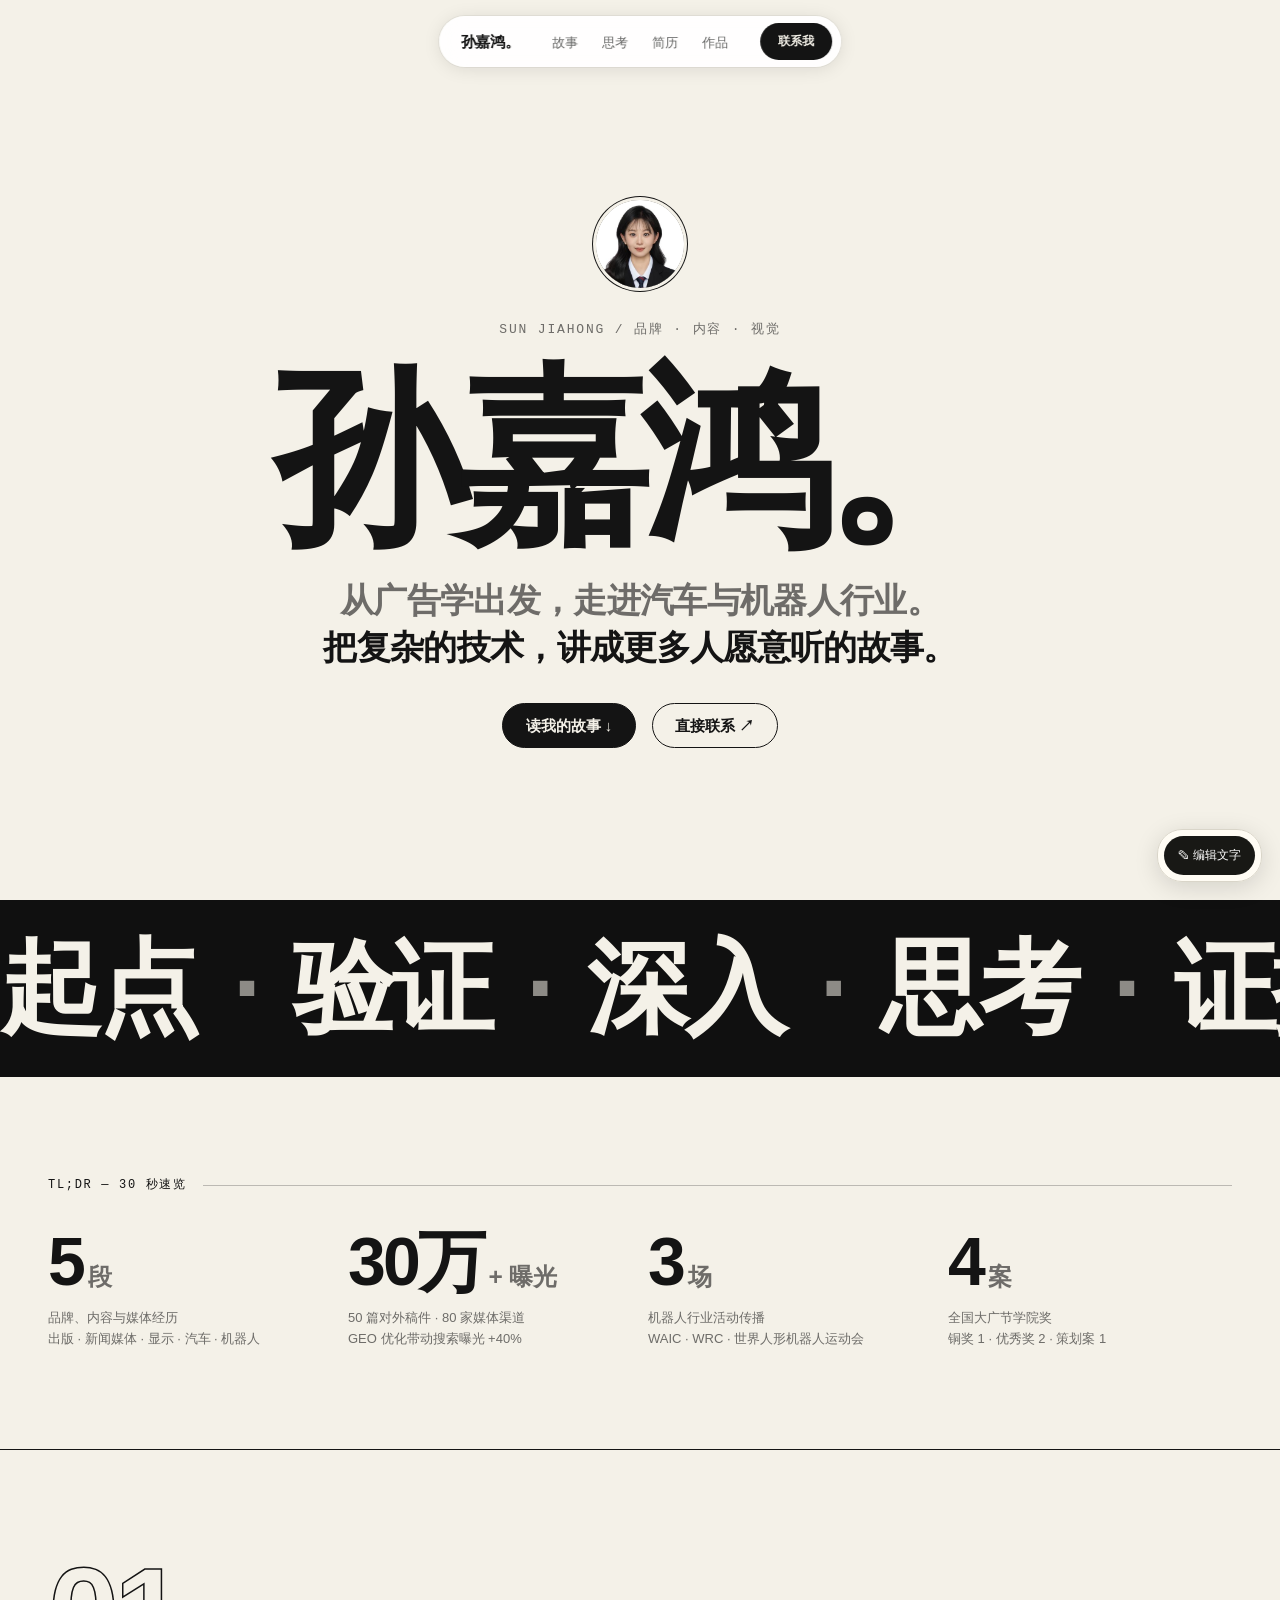
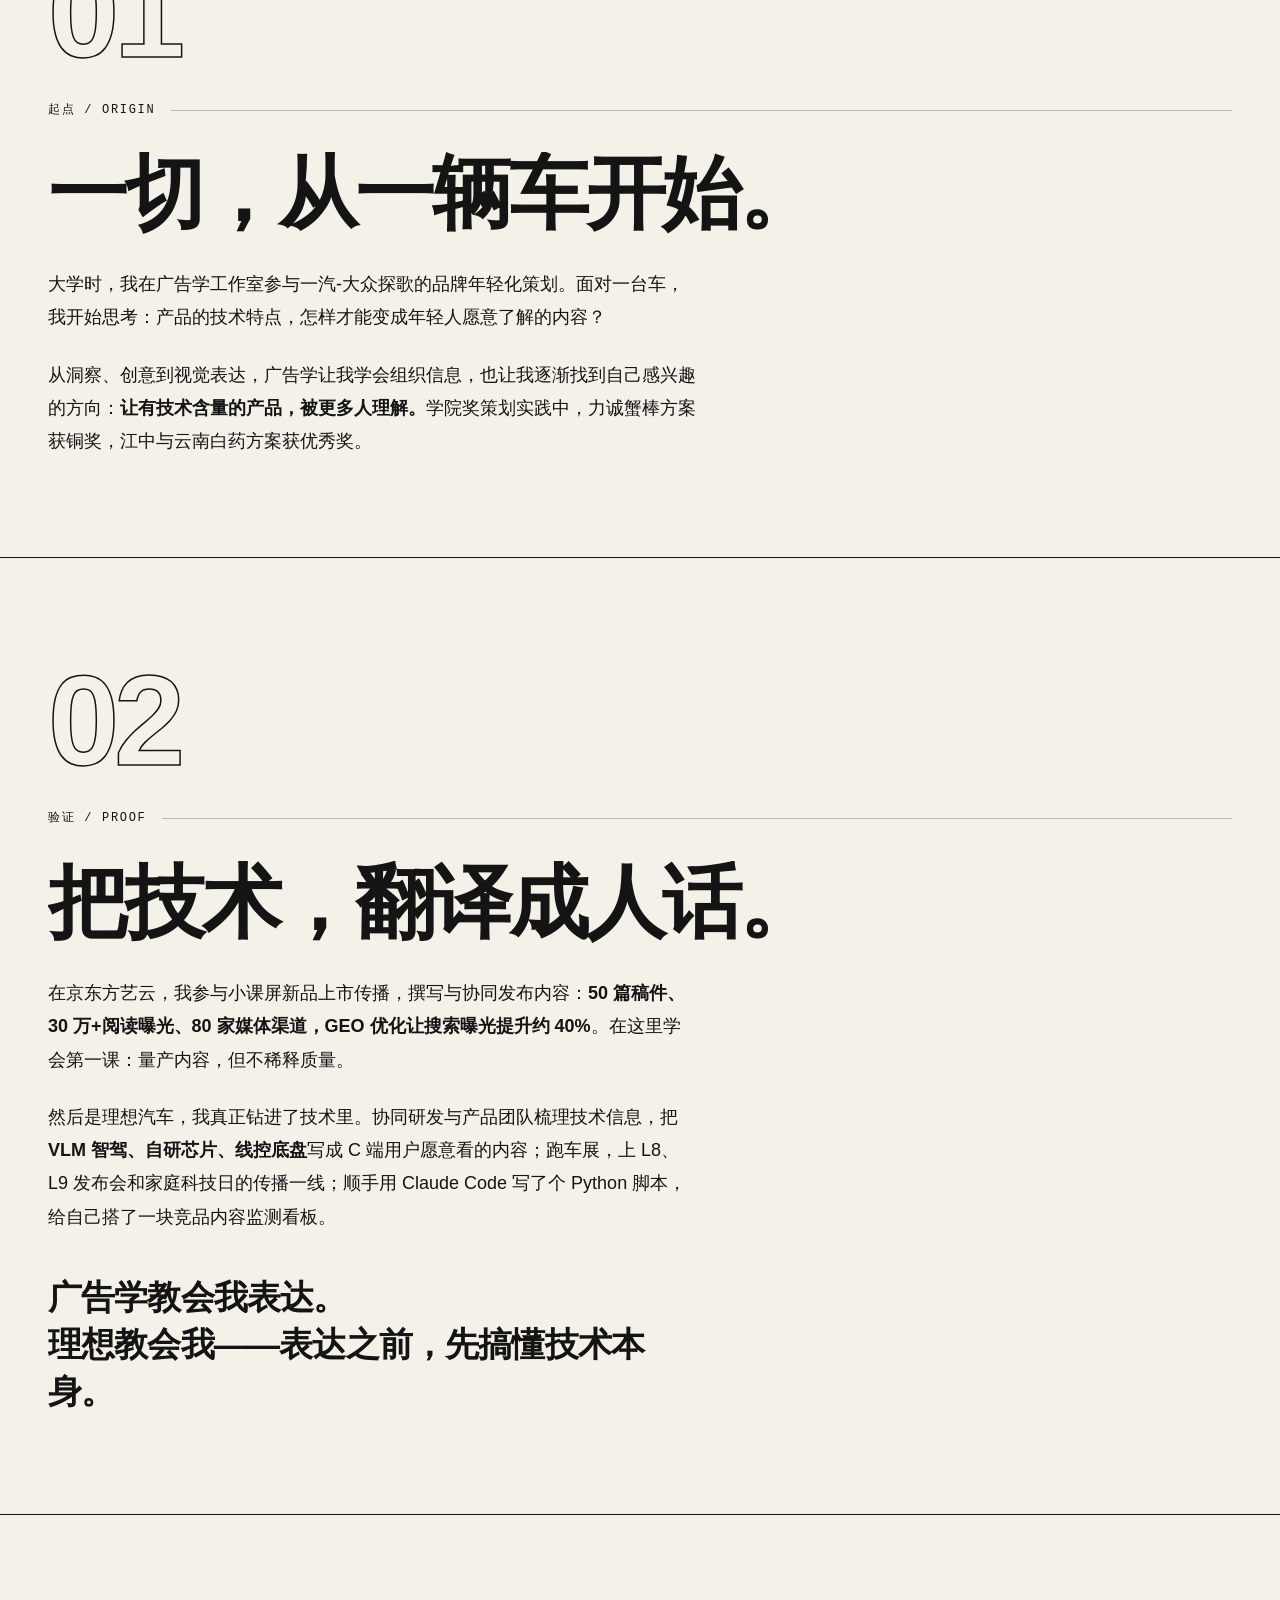
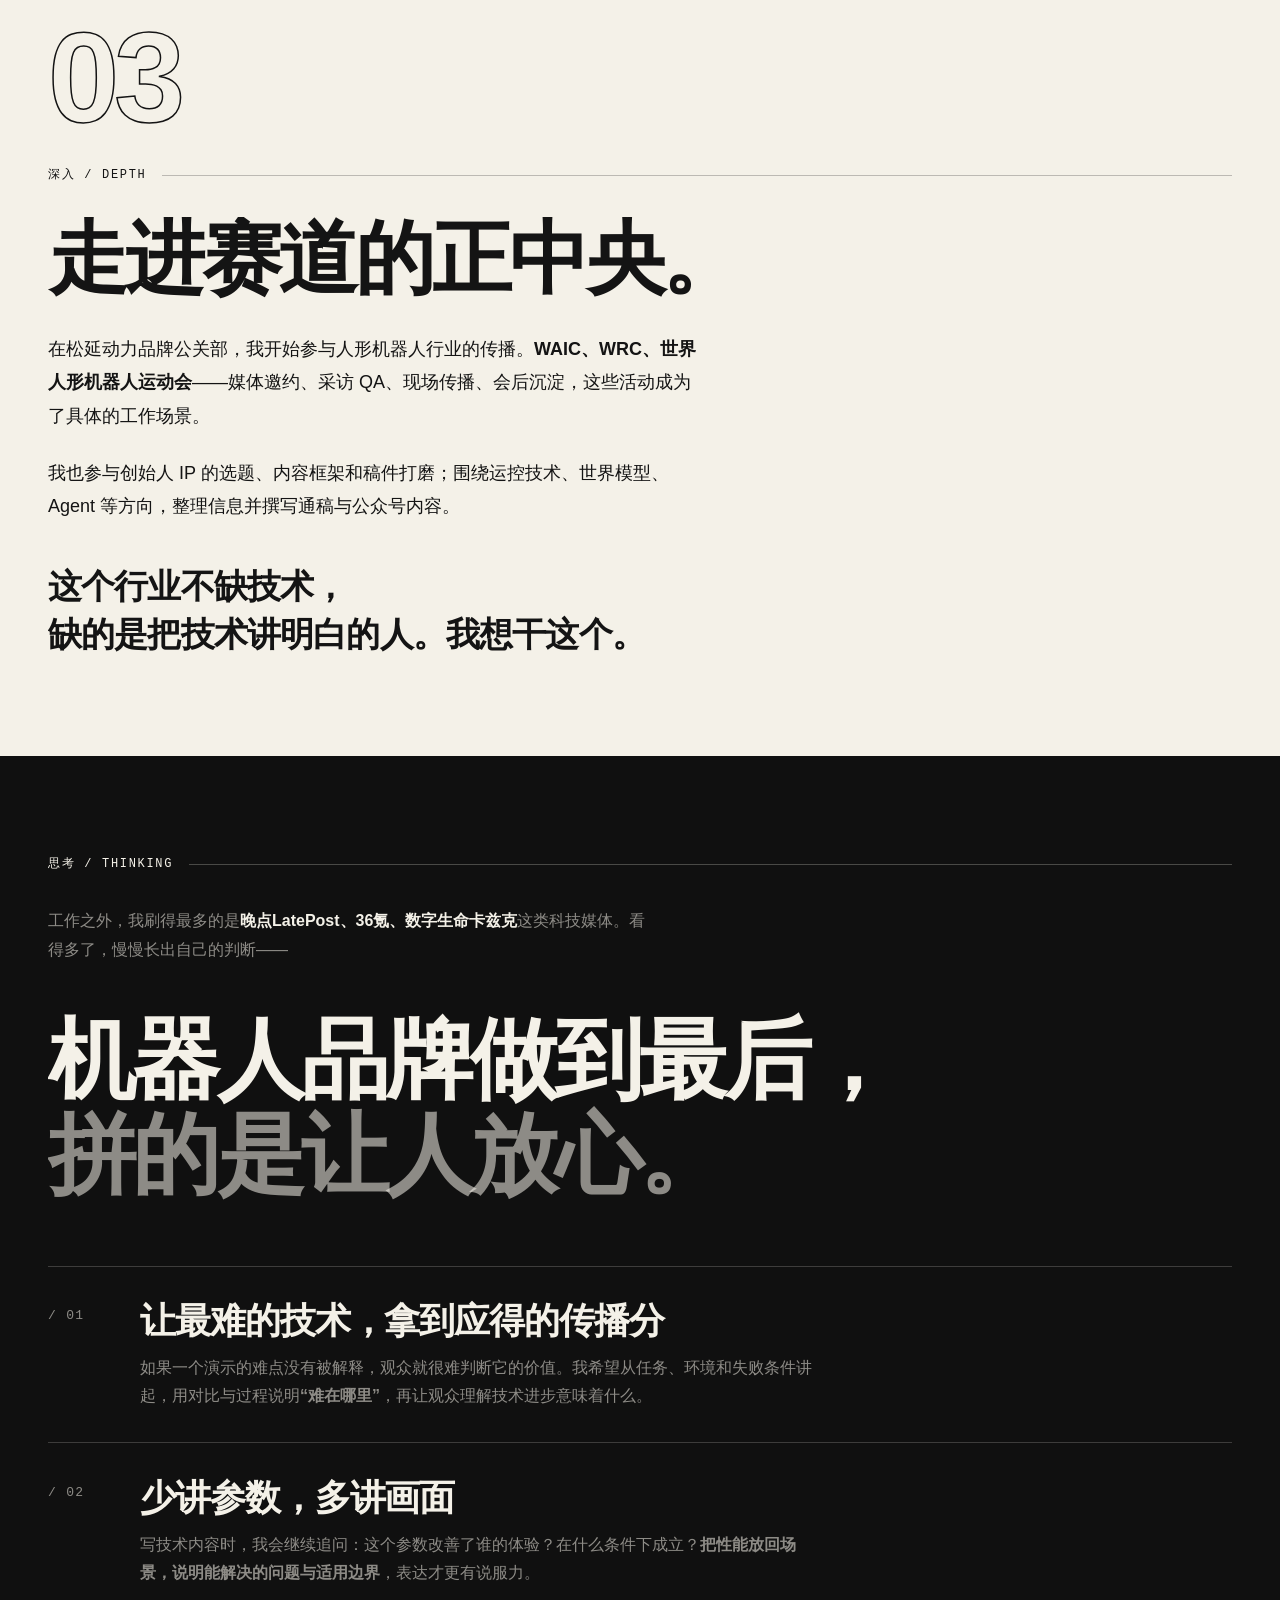
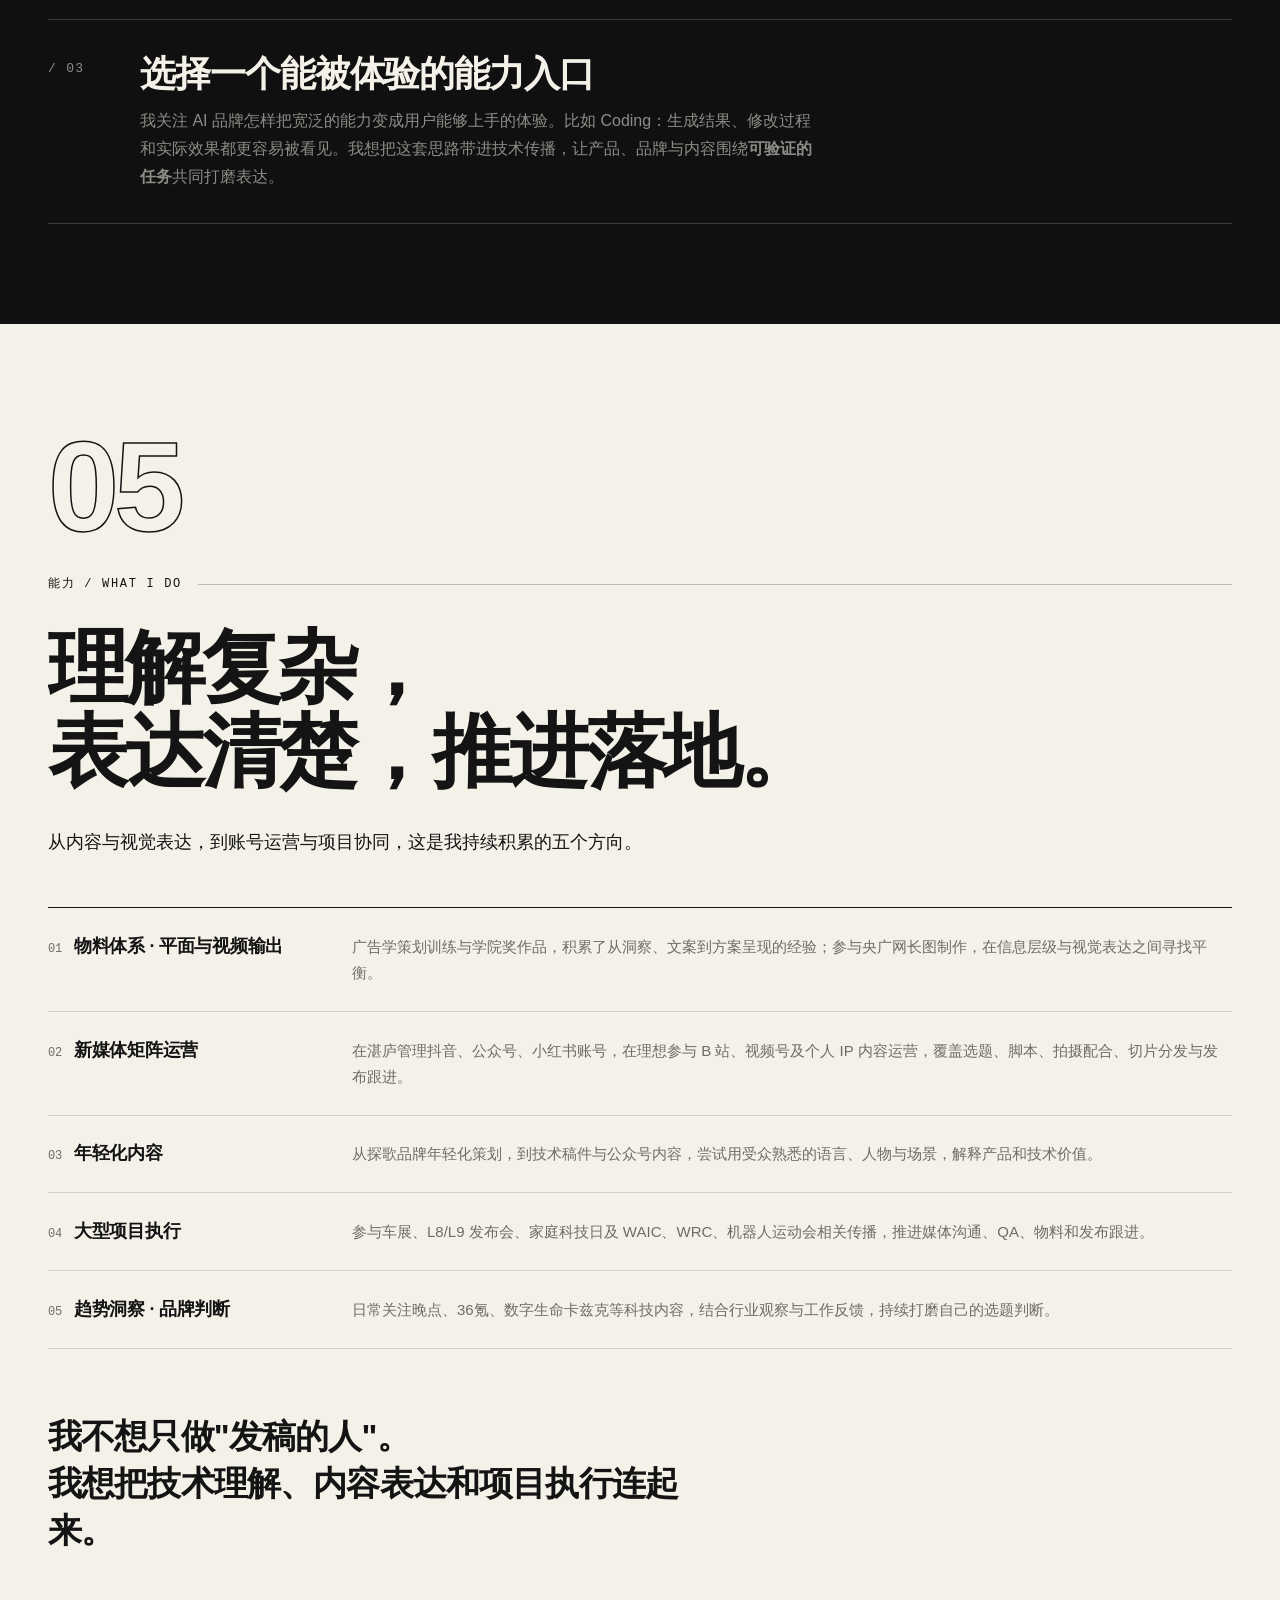
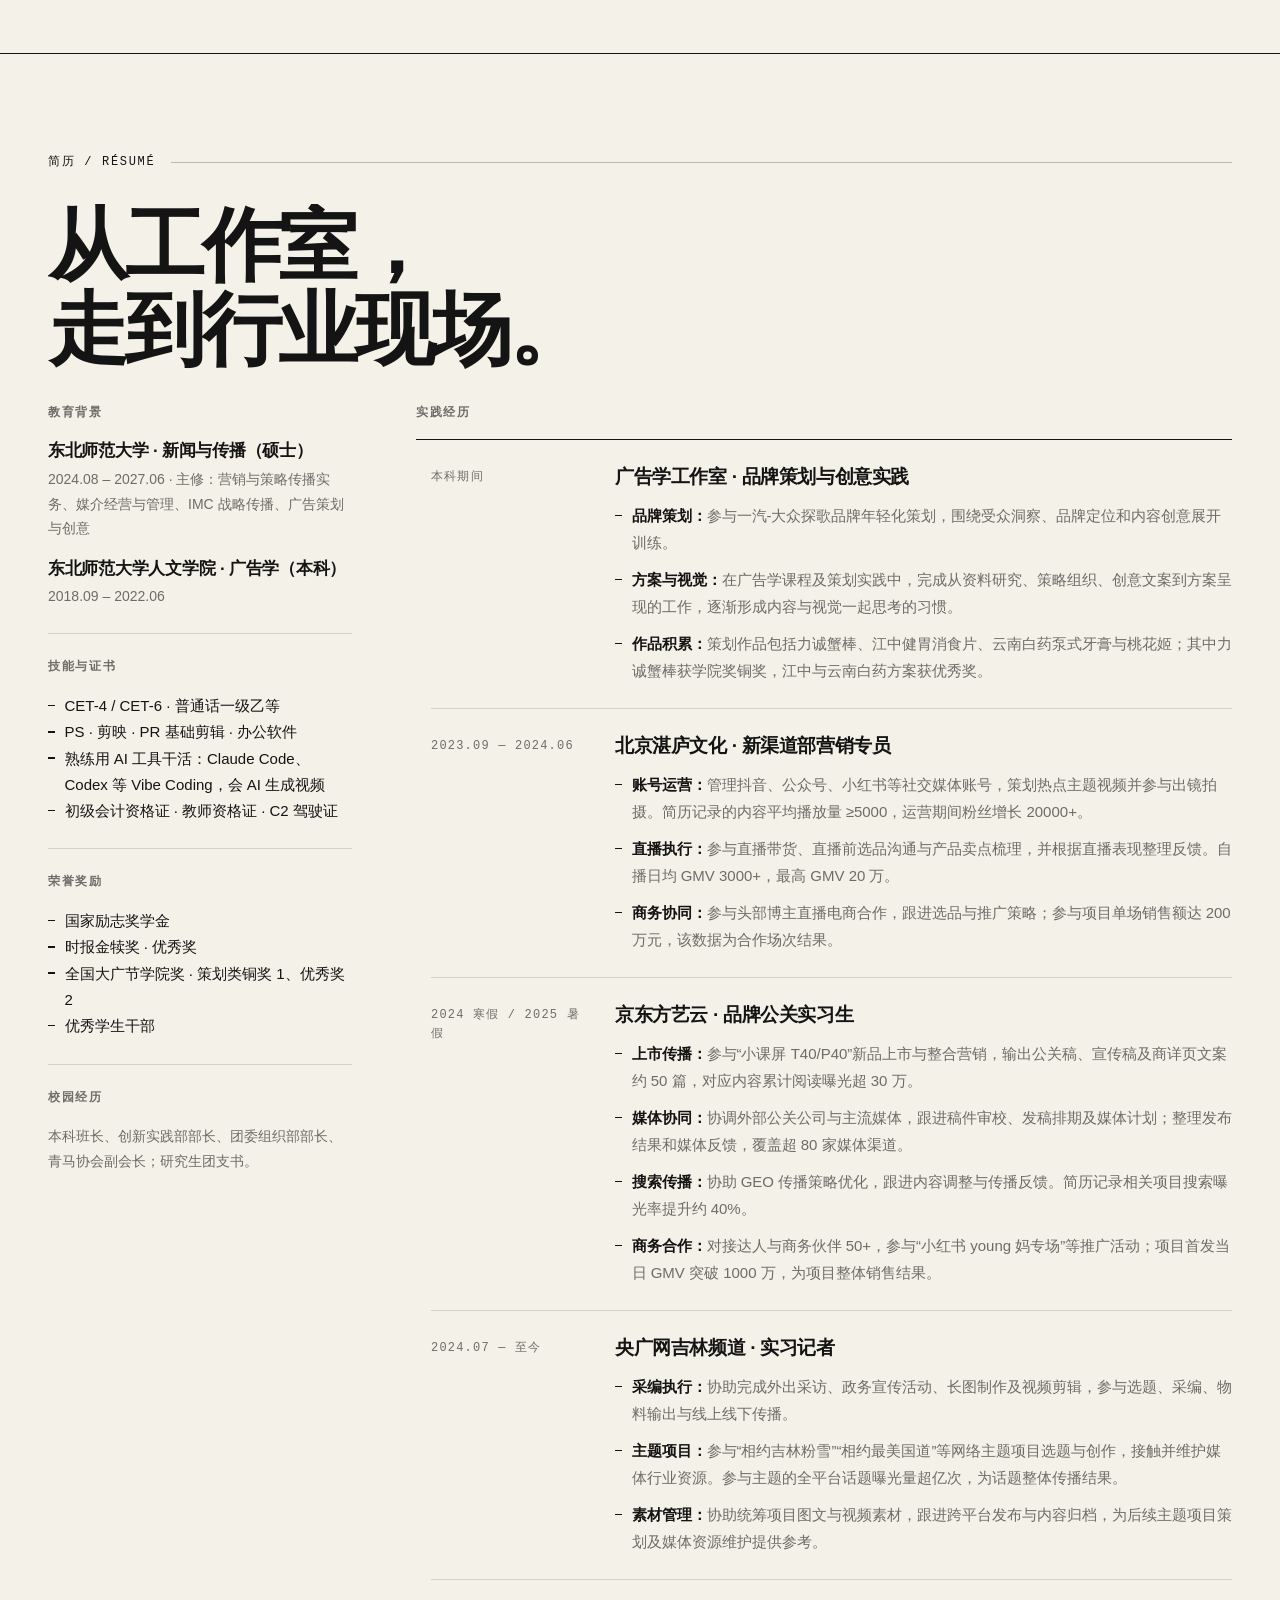
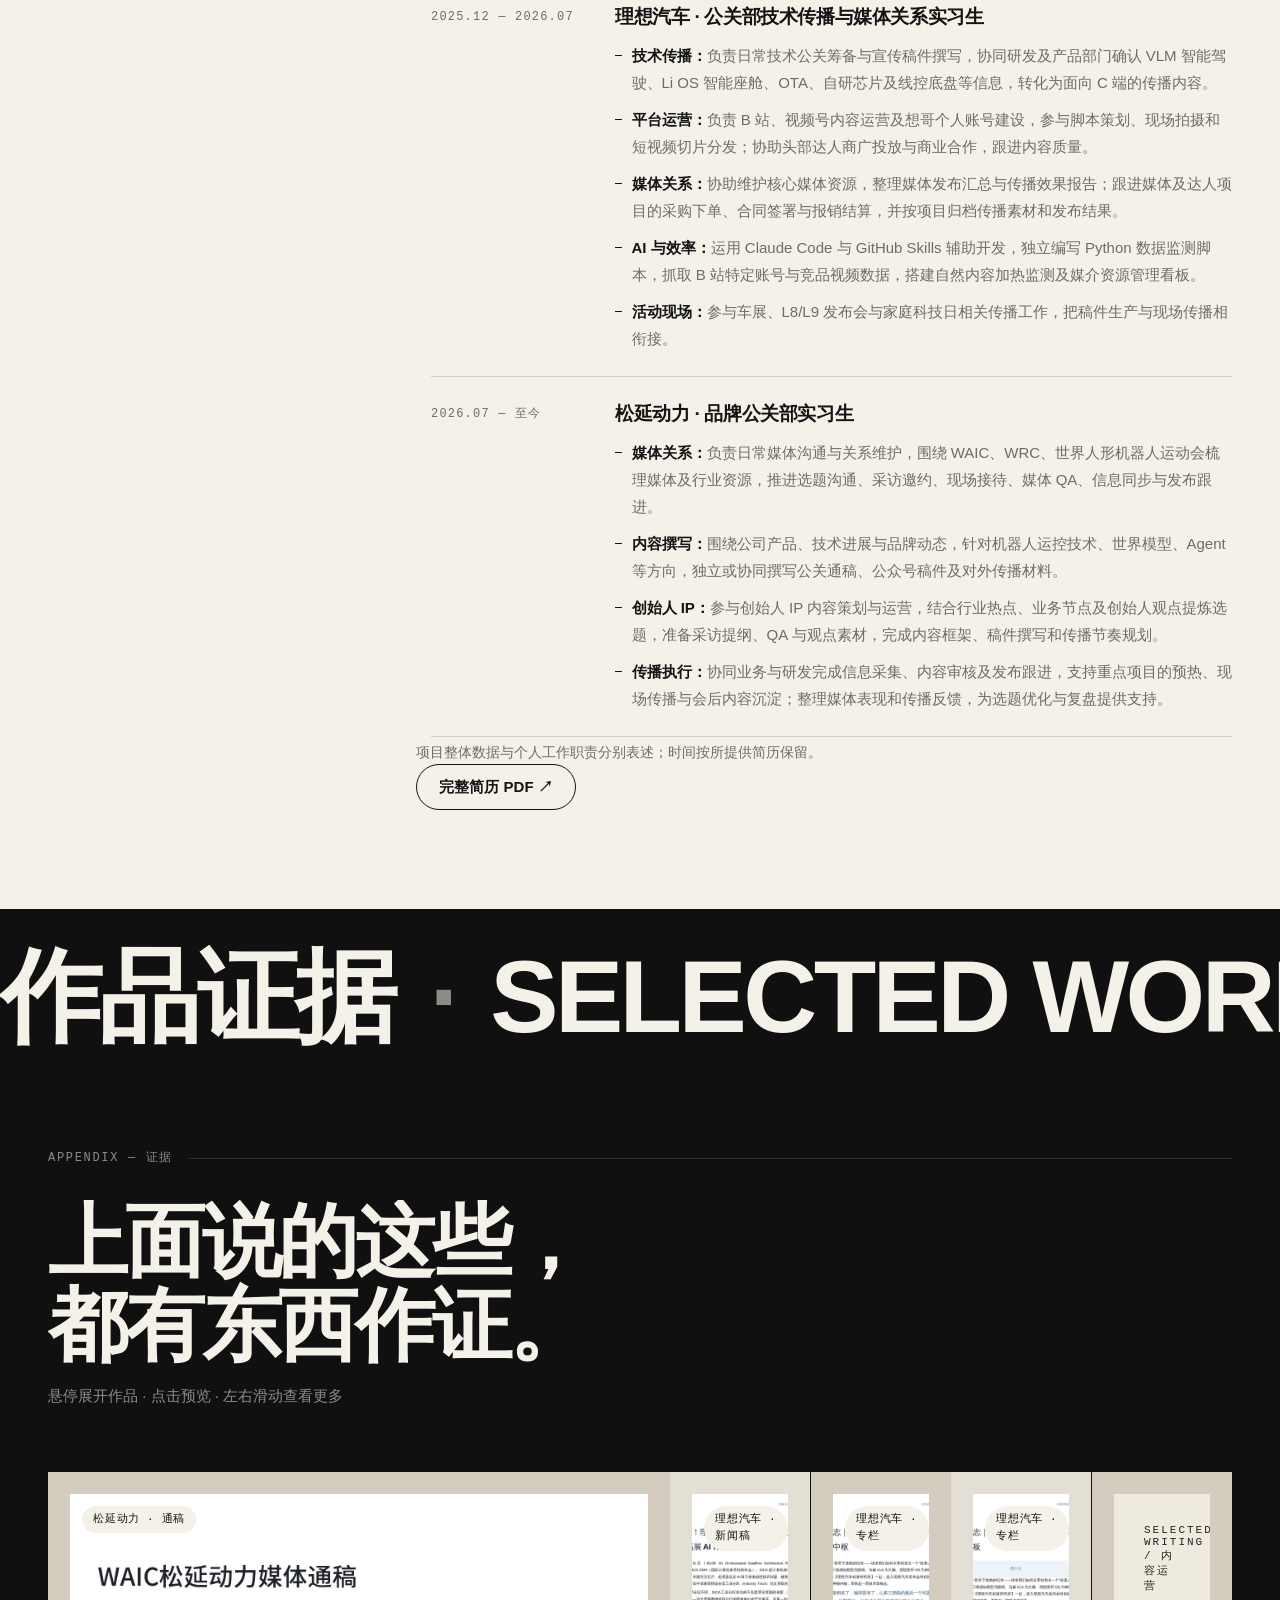
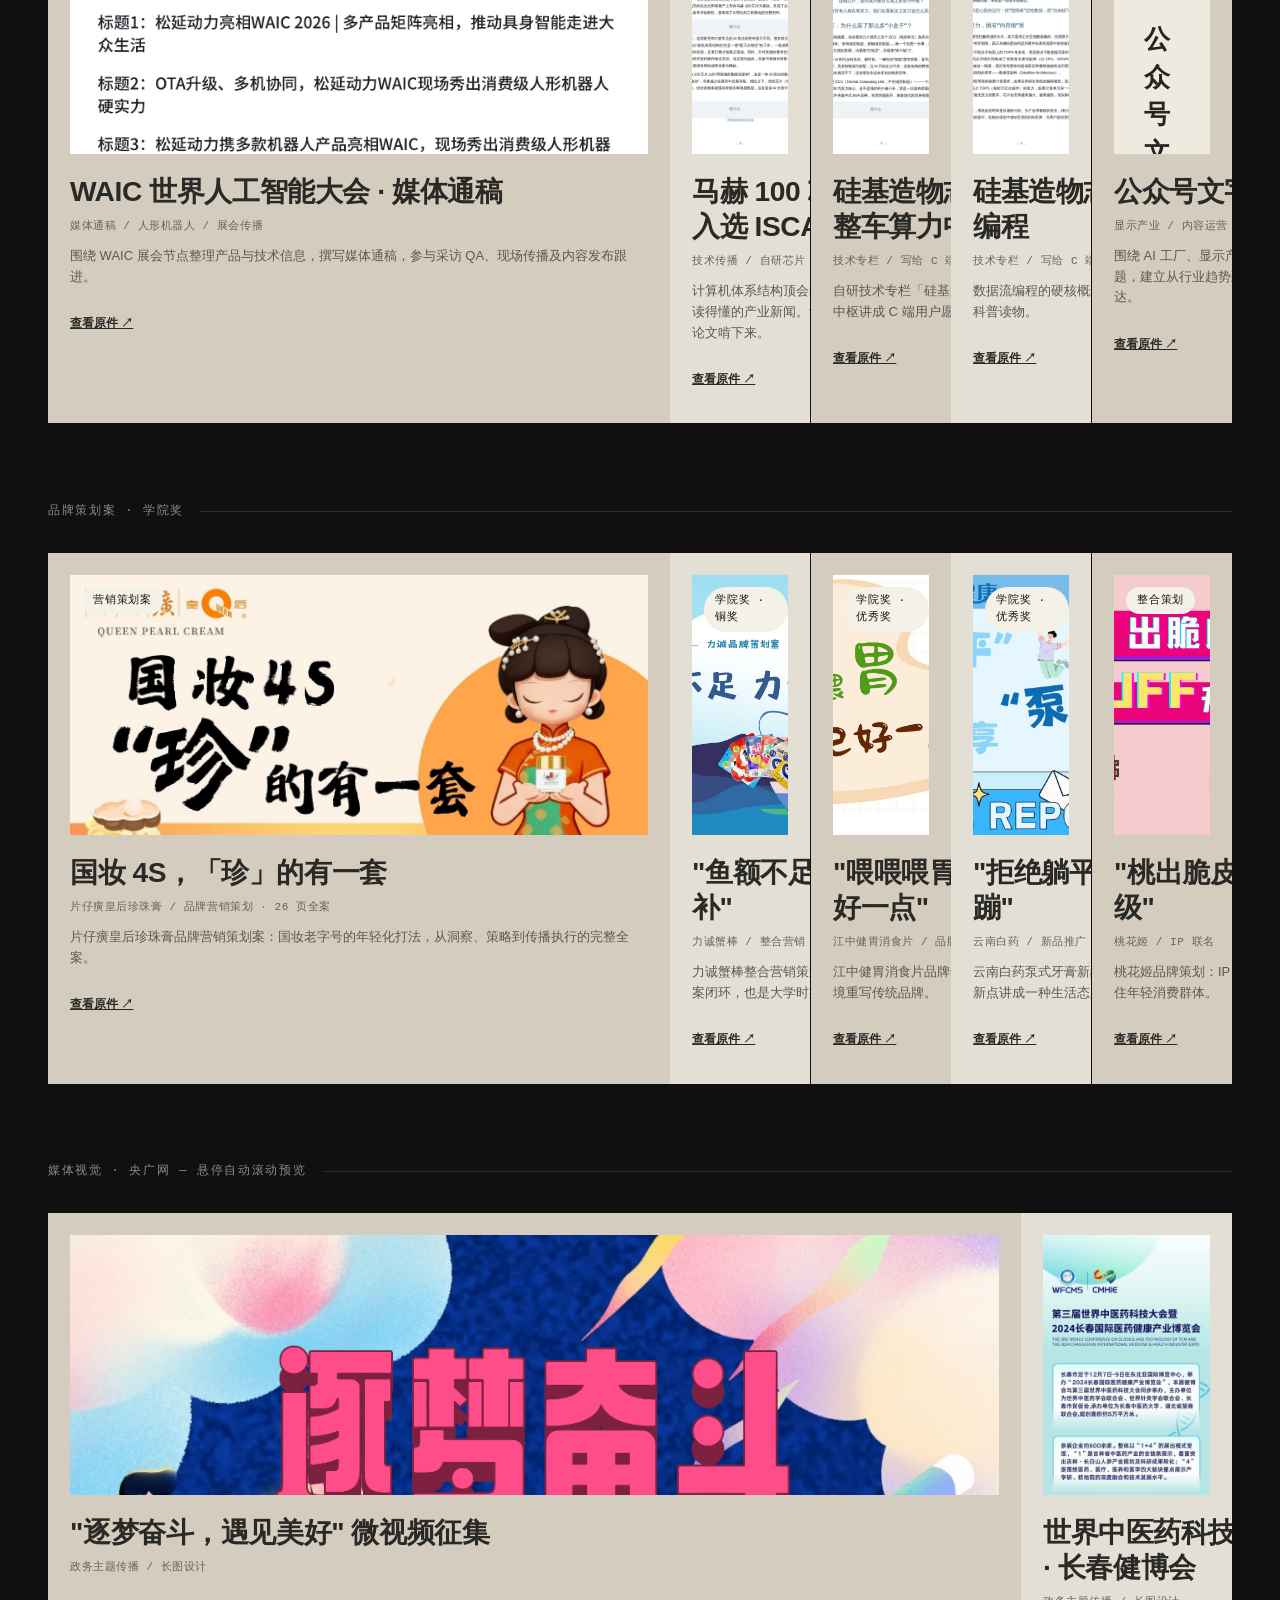
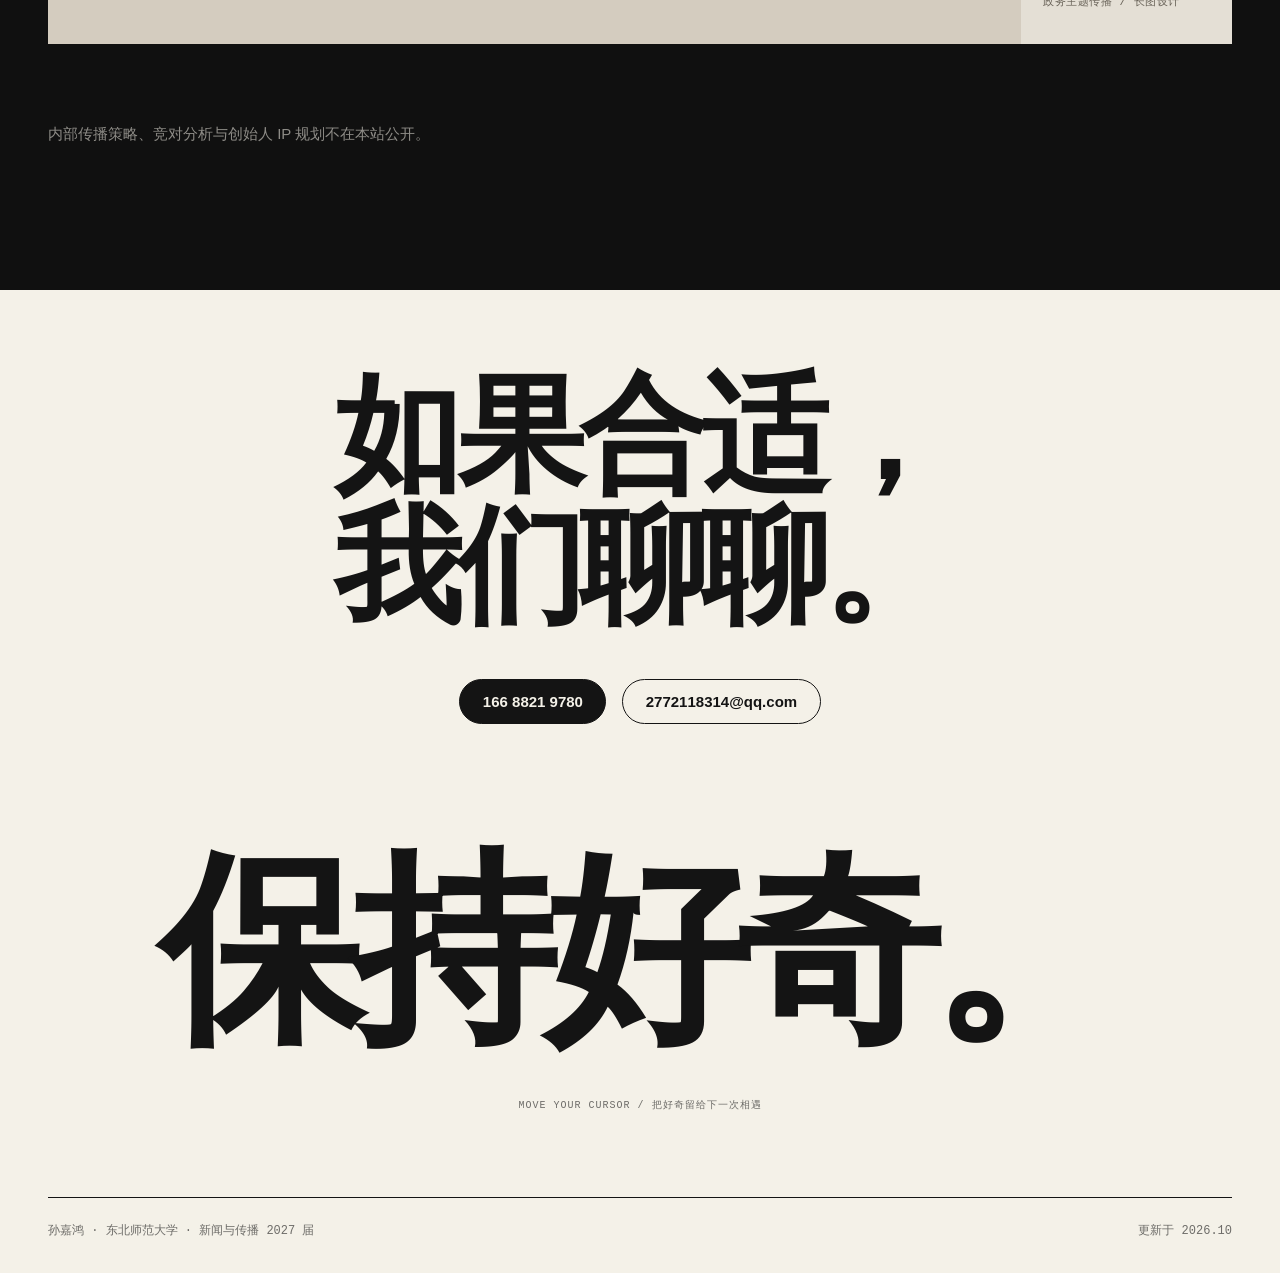
<file: index.html>
<!DOCTYPE html>
<html lang="zh-CN">
<head>
<meta charset="UTF-8">
<meta name="viewport" content="width=device-width, initial-scale=1.0">
<title>孙嘉鸿｜品牌、内容与视觉</title>
<meta name="description" content="孙嘉鸿的职业叙事作品集：从广告学到人形机器人赛道，一个技术品牌传播者的起点、验证、深入与思考。">
<style>
/* ============ TOKENS (paper & ink) ============ */
:root{
  --paper: #f4f1e8;
  --paper-soft: #ece9de;
  --ink: #141414;
  --ink-dim: rgba(20,20,20,0.6);
  --ink-faint: rgba(20,20,20,0.14);
  --black: #101010;
  --onblack: #f4f1e8;
  --onblack-dim: rgba(244,241,232,0.55);
  --f-system: -apple-system, BlinkMacSystemFont, "SF Pro Display", "SF Pro Text", "PingFang SC", "Hiragino Sans GB", "Microsoft YaHei", "Noto Sans SC", sans-serif;
  --f-mono: ui-monospace, "SF Mono", Menlo, Consolas, monospace;
  --ease-out: cubic-bezier(0.22, 1, 0.36, 1);
  --s2:.5rem; --s3:.75rem; --s4:1rem; --s6:1.5rem; --s8:2rem; --s12:3rem; --s16:4rem; --s20:5rem;
}
/* ============ BASE ============ */
*,*::before,*::after{ box-sizing: border-box; margin: 0; padding: 0; }
html{ scroll-behavior: smooth; scroll-padding-top: 5rem; }
body{
  background: var(--paper); color: var(--ink);
  font-family: var(--f-system); font-size: 1.0625rem; line-height: 1.6;
  -webkit-font-smoothing: antialiased; -moz-osx-font-smoothing: grayscale;
  overflow-x: hidden;
}
::selection{ background: var(--ink); color: var(--paper); }
img{ max-width: 100%; display: block; }
a{ color: inherit; text-decoration: none; }
a:focus-visible{ outline: 2px solid var(--ink); outline-offset: 3px; }
.wrap{ width: min(100% - 2.5rem, 74rem); margin-inline: auto; }
.mono{ font-family: var(--f-mono); }
/* ============ PILL NAV ============ */
.nav{
  position: fixed; top: 1rem; left: 50%; transform: translateX(-50%); z-index: 50;
  background: rgba(255,255,255,0.92);
  backdrop-filter: blur(12px); -webkit-backdrop-filter: blur(12px);
  border-radius: 999px; box-shadow: 0 2px 18px rgba(20,20,20,0.10), 0 0 0 1px rgba(20,20,20,0.05);
  padding: 0.45rem 0.55rem 0.45rem 1.35rem;
  display: flex; align-items: center; gap: clamp(0.9rem, 3vw, 2rem);
  max-width: calc(100% - 2rem); white-space: nowrap;
}
.nav-brand{ font-weight: 700; font-size: 0.9375rem; letter-spacing: -0.01em; }
.nav-links{ display: flex; gap: clamp(0.7rem, 2.4vw, 1.5rem); list-style: none; }
.nav-links a{ font-size: 0.8125rem; font-weight: 500; opacity: 0.65; transition: opacity 200ms ease; padding: 0.5rem 0; }
.nav-links a:hover{ opacity: 1; }
.nav-cta{
  background: var(--ink); color: var(--paper); font-size: 0.75rem; font-weight: 600;
  border-radius: 999px; padding: 0.55rem 1.1rem; letter-spacing: 0.02em;
  transition: transform 250ms var(--ease-out);
}
.nav-cta:hover{ transform: scale(1.04); }
/* ============ KICKER (mono label + hairline) ============ */
.kick{
  display: flex; align-items: center; gap: var(--s4);
  font-family: var(--f-mono); font-size: 0.75rem; letter-spacing: 0.14em; text-transform: uppercase;
  margin-bottom: var(--s8);
}
.kick::after{ content: ""; flex: 1; height: 1px; background: currentColor; opacity: 0.25; }
/* ============ HERO ============ */
.hero{
  min-height: 100svh; display: flex; flex-direction: column; align-items: center; justify-content: center;
  text-align: center; padding: 7rem 1.25rem 4rem; position: relative;
}
.hero-avatar{
  width: 5.5rem; height: 5.5rem; border-radius: 50%; object-fit: cover; object-position: center 18%;
  margin-bottom: var(--s8); box-shadow: 0 0 0 3px var(--paper), 0 0 0 4px var(--ink);
}
.hero-eyebrow{ font-family: var(--f-mono); font-size: 0.8125rem; letter-spacing: 0.14em; color: var(--ink-dim); margin-bottom: var(--s6); }
.hero-title{
  font-size: clamp(4.5rem, 15vw, 12.5rem); font-weight: 800; line-height: 0.98;
  letter-spacing: -0.045em; margin-bottom: var(--s6);
}
.hero-sub{
  font-size: clamp(1.35rem, 3.4vw, 2.1rem); font-weight: 600; letter-spacing: -0.02em;
  color: var(--ink-dim); max-width: 26em; line-height: 1.4;
}
.hero-sub b{ color: var(--ink); font-weight: 700; }
.hero-links{ margin-top: var(--s8); display: flex; gap: var(--s4); flex-wrap: wrap; justify-content: center; }
.pill-link{
  display: inline-flex; align-items: center; gap: 0.4em; min-height: 44px;
  font-size: 0.9375rem; font-weight: 600; border: 1.5px solid var(--ink); border-radius: 999px;
  padding: 0.6rem 1.4rem; transition: background 250ms ease, color 250ms ease, transform 250ms var(--ease-out);
}
.pill-link:hover{ background: var(--ink); color: var(--paper); transform: translateY(-2px); }
.pill-link.solid{ background: var(--ink); color: var(--paper); }
.pill-link.solid:hover{ background: transparent; color: var(--ink); }
/* ============ MARQUEE ============ */
.marquee{ background: var(--black); color: var(--onblack); overflow: hidden; }
.marquee-track{ display: flex; width: max-content; animation: mq 26s linear infinite; }
.marquee:hover .marquee-track{ animation-play-state: paused; }
.marquee-track span{
  font-size: clamp(3rem, 8vw, 6.5rem); font-weight: 800; letter-spacing: -0.035em;
  white-space: nowrap; padding: var(--s8) 0; line-height: 1.1;
}
.marquee-track i{ font-style: normal; color: var(--onblack-dim); margin: 0 0.35em; }
@keyframes mq{ to{ transform: translateX(-50%); } }
/* ============ SECTIONS ============ */
.section{ padding: clamp(4.5rem, 11vh, 8rem) 0; }
.section-dark{ background: var(--black); color: var(--onblack); }
/* ============ STATS ============ */
.stats-grid{ display: grid; grid-template-columns: repeat(2, 1fr); gap: var(--s8) var(--s4); }
@media (min-width: 760px){ .stats-grid{ grid-template-columns: repeat(4, 1fr); } }
.stat-num{ font-size: clamp(2.75rem, 5.5vw, 4.25rem); font-weight: 800; letter-spacing: -0.04em; line-height: 1; }
.stat-num .unit{ font-size: 0.36em; font-weight: 600; color: var(--ink-dim); margin-left: 0.2em; letter-spacing: 0; }
.stat-label{ margin-top: var(--s3); font-size: 0.8125rem; color: var(--ink-dim); font-weight: 500; line-height: 1.65; }
/* ============ CHAPTERS ============ */
.chapter{ border-top: 1.5px solid var(--ink); }
.ch-index{
  font-size: clamp(4rem, 10vw, 8rem); font-weight: 800; letter-spacing: -0.04em; line-height: 1;
  color: transparent; -webkit-text-stroke: 1.5px var(--ink); opacity: 0.85;
  margin-bottom: var(--s6);
}
.ch-title{
  font-size: clamp(2.5rem, 6.5vw, 5rem); font-weight: 800; line-height: 1.05;
  letter-spacing: -0.04em; margin-bottom: var(--s8); max-width: 15em;
}
.ch-body{ max-width: 36em; font-size: 1.125rem; line-height: 1.85; }
.ch-body p + p{ margin-top: var(--s6); }
.ch-body .lead{
  font-size: clamp(1.5rem, 3.4vw, 2.1rem); font-weight: 700; line-height: 1.4;
  letter-spacing: -0.025em; padding-top: var(--s4);
}
.ch-body b{ font-weight: 700; }
/* ============ DARK THINKING ============ */
.dark-source{ font-size: 1rem; color: var(--onblack-dim); max-width: 38em; margin-bottom: var(--s12); line-height: 1.8; }
.dark-source b{ color: var(--onblack); font-weight: 600; }
.insight-quote{
  font-size: clamp(2.5rem, 7vw, 5.5rem); font-weight: 800; line-height: 1.08;
  letter-spacing: -0.04em; margin-bottom: var(--s16);
}
.insight-quote .thin{ color: var(--onblack-dim); }
.insight-list{ display: grid; gap: 0; border-top: 1px solid rgba(244,241,232,0.2); }
.insight{
  display: grid; grid-template-columns: 1fr; gap: var(--s3);
  padding: var(--s8) 0; border-bottom: 1px solid rgba(244,241,232,0.2);
}
.insight-num{ font-family: var(--f-mono); font-size: 0.8125rem; color: var(--onblack-dim); letter-spacing: 0.1em; }
.insight-title{ font-size: clamp(1.5rem, 3.4vw, 2.25rem); font-weight: 800; letter-spacing: -0.03em; line-height: 1.2; }
.insight-body{ font-size: 1rem; line-height: 1.75; color: var(--onblack-dim); max-width: 42rem; }
.insight-body .mono{ color: var(--onblack); font-size: 0.9em; }
@media (min-width: 800px){ .insight{ grid-template-columns: 5rem 1fr; } .insight-body{ grid-column: 2; } .insight-title{ grid-column: 2; grid-row: 1; } .insight-num{ grid-row: 1 / span 2; padding-top: 0.5em; } }
/* ============ JD MAP / BUILD ROWS ============ */
.rows{ border-top: 1.5px solid var(--ink); margin-top: var(--s12); }
.row{
  display: grid; grid-template-columns: 1fr; gap: var(--s2);
  padding: var(--s6) 0; border-bottom: 1px solid var(--ink-faint);
}
.row-key{ font-size: 1.125rem; font-weight: 700; letter-spacing: -0.015em; display: flex; align-items: baseline; gap: var(--s3); }
.row-key::before{ content: attr(data-i); font-family: var(--f-mono); font-size: 0.75rem; font-weight: 500; color: var(--ink-dim); }
.row-key .mono{ font-family: var(--f-mono); font-size: 0.75rem; font-weight: 500; color: var(--ink-dim); letter-spacing: 0.08em; }
.row-val{ font-size: 0.9375rem; color: var(--ink-dim); line-height: 1.75; }
.row-val b{ color: var(--ink); font-weight: 700; }
@media (min-width: 760px){ .row{ grid-template-columns: 17rem 1fr; gap: var(--s8); align-items: baseline; } }
</style>
<style>
/* ============ WORKS (black) ============ */
.works{ background: var(--black); color: var(--onblack); padding: 0 0 var(--s20); }
.works-inner{ padding-top: var(--s16); }
.works-head{
  font-size: clamp(2.5rem, 6.5vw, 5rem); font-weight: 800; letter-spacing: -0.04em;
  line-height: 1.05; margin-bottom: var(--s4);
}
.works-sub{ color: var(--onblack-dim); font-size: 0.9375rem; margin-bottom: var(--s16); }
.wgroup{ margin-bottom: var(--s16); }
.wgroup:last-child{ margin-bottom: 0; }
.wgrid{ display: grid; grid-template-columns: 1fr; gap: var(--s8) var(--s6); }
@media (min-width: 620px){ .wgrid{ grid-template-columns: repeat(2, 1fr); } .wcard.feat{ grid-column: 1 / -1; } }
@media (min-width: 980px){
  .wgrid.cols-3{ grid-template-columns: repeat(3, 1fr); }
  .wgrid.cols-4{ grid-template-columns: repeat(4, 1fr); }
  .wcard.feat{ grid-column: 1 / -1; }
}
.wcard{ display: block; }
.wcard-img{
  position: relative; display: block; overflow: hidden; background: #1c1c1c; border-radius: 4px;
  aspect-ratio: 4 / 3;
}
.wcard-img.tall{ aspect-ratio: 4 / 4.8; }
.wcard.feat .wcard-img{ aspect-ratio: 16 / 7; }
@media (max-width: 619px){ .wcard.feat .wcard-img{ aspect-ratio: 4 / 3; } }
.wcard-img img{
  width: 100%; height: 100%; object-fit: cover; object-position: center top;
  transition: transform 900ms var(--ease-out), opacity 500ms ease;
}
.wcard:hover .wcard-img img{ transform: scale(1.05); }
.wcard-badge{
  position: absolute; left: 0.75rem; top: 0.75rem; z-index: 1;
  font-family: var(--f-mono); font-size: 0.6875rem; letter-spacing: 0.06em;
  background: var(--paper); color: var(--ink); padding: 0.3rem 0.7rem; border-radius: 999px;
}
.wcard-cap{
  display: flex; align-items: flex-start; justify-content: space-between; gap: var(--s4);
  padding-top: var(--s4);
}
.wcard-name{ display: block; font-size: 1.0625rem; font-weight: 700; letter-spacing: -0.015em; line-height: 1.4; }
.wcard-tags{ display: block; margin-top: var(--s2); font-family: var(--f-mono); font-size: 0.6875rem; color: var(--onblack-dim); letter-spacing: 0.05em; line-height: 1.7; }
.wcard-plus{
  flex: none; width: 2.25rem; height: 2.25rem; background: var(--onblack); color: var(--ink);
  display: grid; place-items: center; font-size: 1.35rem; font-weight: 500; line-height: 1;
  transition: transform 350ms var(--ease-out);
}
.wcard:hover .wcard-plus{ transform: rotate(90deg); }
/* pan viewport for long images */
.wcard-img.pan{ aspect-ratio: auto; height: 21rem; }
.pan-viewport img{ position: absolute; top: 0; left: 0; width: 100%; height: auto; min-height: 100%; object-fit: cover; object-position: top; transition: transform 5s cubic-bezier(0.45,0,0.35,1); }
.wcard:hover .pan-viewport img{ transform: translateY(calc(21rem - 100%)); }
/* locked rows on black */
.locked-list{ display: grid; gap: var(--s3); }
.locked{
  display: flex; align-items: center; justify-content: space-between; gap: var(--s4);
  border: 1.5px dashed rgba(244,241,232,0.35); border-radius: 4px; padding: var(--s5, 1.25rem) var(--s6);
}
.locked .wcard-name{ color: var(--onblack); }
.locked .wcard-tags{ margin-top: var(--s2); }
.locked-tag{ font-family: var(--f-mono); font-size: 0.6875rem; letter-spacing: 0.1em; color: var(--onblack-dim); flex: none; }
/* ============ FLIP CARDS ============ */
.flip-card{ cursor: pointer; perspective: 1200px; }
.flip-card:focus-visible{ outline: 2px solid var(--onblack); outline-offset: 4px; }
.flip-inner{ position: relative; transform-style: preserve-3d; transition: transform 700ms var(--ease-out); }
.flip-card.flipped .flip-inner{ transform: rotateY(180deg); }
.flip-front{ backface-visibility: hidden; -webkit-backface-visibility: hidden; }
.flip-back{
  position: absolute; inset: 0; transform: rotateY(180deg);
  backface-visibility: hidden; -webkit-backface-visibility: hidden;
  background: var(--onblack); color: var(--ink); border-radius: 4px;
  padding: var(--s6); display: flex; flex-direction: column; gap: var(--s3);
  overflow: hidden;
}
.flip-back-kicker{ font-family: var(--f-mono); font-size: 0.6875rem; letter-spacing: 0.12em; color: var(--ink-dim); text-transform: uppercase; }
.flip-back-title{ font-size: clamp(1.125rem, 2vw, 1.5rem); font-weight: 800; letter-spacing: -0.025em; line-height: 1.3; }
.flip-back-desc{ font-size: 0.875rem; line-height: 1.75; color: var(--ink-dim); flex: 1; }
.flip-back-link{
  align-self: flex-start; font-size: 0.875rem; font-weight: 600;
  background: var(--ink); color: var(--onblack); border-radius: 999px; padding: 0.55rem 1.15rem;
  transition: transform 250ms var(--ease-out), opacity 250ms ease; min-height: 44px;
  display: inline-flex; align-items: center;
}
.flip-back-link:hover{ transform: translateX(3px); }
.flip-hint{ font-family: var(--f-mono); font-size: 0.625rem; letter-spacing: 0.1em; color: var(--onblack-dim); margin-top: var(--s2); }
/* ============ FOOTER ============ */
.footer{ padding: var(--s20) 0 var(--s8); text-align: center; }
.footer-cta{
  font-size: clamp(3rem, 10vw, 8.5rem); font-weight: 800; line-height: 1.02;
  letter-spacing: -0.045em; margin-bottom: var(--s12);
}
.footer-links{ display: flex; justify-content: center; gap: var(--s4); flex-wrap: wrap; margin-bottom: var(--s16); }
.footer-meta{
  border-top: 1.5px solid var(--ink); padding-top: var(--s6);
  display: flex; justify-content: space-between; gap: var(--s3) var(--s6); flex-wrap: wrap;
  font-family: var(--f-mono); font-size: 0.75rem; color: var(--ink-dim); text-align: left;
}
/* ============ RESUME ============ */
.res-grid{ display: grid; grid-template-columns: 1fr; gap: var(--s12); }
@media (min-width: 900px){ .res-grid{ grid-template-columns: 19rem 1fr; gap: var(--s16); } }
.res-block{ padding: var(--s6) 0; border-top: 1px solid var(--ink-faint); }
.res-block:first-child{ border-top: none; padding-top: 0; }
.res-h{ font-family: var(--f-mono); font-size: 0.75rem; letter-spacing: 0.14em; text-transform: uppercase; color: var(--ink-dim); margin-bottom: var(--s4); }
.res-item + .res-item{ margin-top: var(--s4); }
.res-item-title{ font-weight: 700; font-size: 1.0625rem; letter-spacing: -0.015em; line-height: 1.45; }
.res-item-sub{ font-size: 0.875rem; color: var(--ink-dim); line-height: 1.75; margin-top: 0.2rem; }
.res-list{ list-style: none; }
.res-li{ font-size: 0.9375rem; line-height: 1.75; padding-left: 1.1em; position: relative; }
.res-li::before{ content: ""; position: absolute; left: 0; top: 0.78em; width: 0.45em; height: 1.5px; background: var(--ink); }
.exp-list{ border-top: 1.5px solid var(--ink); }
.exp{ display: grid; grid-template-columns: 1fr; gap: var(--s2); padding: var(--s6) 0; border-bottom: 1px solid var(--ink-faint); }
.exp-date{ font-size: 0.75rem; letter-spacing: 0.1em; color: var(--ink-dim); padding-top: 0.35em; }
.exp-org{ font-size: 1.25rem; font-weight: 800; letter-spacing: -0.02em; line-height: 1.35; margin-bottom: var(--s3); }
.exp-body ul{ list-style: none; }
.exp-li{ font-size: 0.9375rem; line-height: 1.8; color: var(--ink-dim); padding-left: 1.1em; position: relative; }
.exp-li b{ color: var(--ink); font-weight: 700; }
.exp-li::before{ content: ""; position: absolute; left: 0; top: 0.86em; width: 0.45em; height: 1.5px; background: var(--ink); }
@media (min-width: 760px){ .exp{ grid-template-columns: 9.5rem 1fr; gap: var(--s8); } }
/* ============ TEXT EDIT MODE ============ */
.edit-bar{
  position: fixed; right: 1rem; bottom: 1rem; z-index: 60;
  display: flex; align-items: center; gap: 0.5rem;
  font-family: var(--f-mono); font-size: 0.75rem;
}
.edit-btn{
  border: none; cursor: pointer; border-radius: 999px; padding: 0.6rem 1.15rem;
  background: var(--ink); color: var(--paper); font: inherit; font-weight: 600;
  box-shadow: 0 4px 18px rgba(20,20,20,0.25);
  transition: transform 250ms var(--ease-out); min-height: 44px;
}
.edit-btn:hover{ transform: translateY(-2px); }
.edit-btn.ghost{ background: rgba(255,255,255,0.94); color: var(--ink); box-shadow: 0 0 0 1px rgba(20,20,20,0.15); }
.edit-hint{
  background: rgba(255,255,255,0.94); border-radius: 999px; padding: 0.55rem 1rem;
  box-shadow: 0 0 0 1px rgba(20,20,20,0.12); color: var(--ink-dim); letter-spacing: 0.02em;
}
body.editing [contenteditable="true"]{
  outline: 1.5px dashed rgba(20,20,20,0.4); outline-offset: 3px; border-radius: 2px; cursor: text;
}
body.editing [contenteditable="true"]:hover{ background: rgba(20,20,20,0.05); }
body.editing [contenteditable="true"]:focus{ outline: 1.5px solid var(--ink); background: rgba(20,20,20,0.03); }
.section-dark body.editing [contenteditable="true"]{ outline-color: rgba(244,241,232,0.5); }
body.editing .section-dark [contenteditable="true"],
body.editing .works [contenteditable="true"]{ outline-color: rgba(244,241,232,0.5); }
body.editing .section-dark [contenteditable="true"]:hover,
body.editing .works [contenteditable="true"]:hover{ background: rgba(244,241,232,0.08); }
.edit-toast{
  position: fixed; left: 50%; bottom: 4.75rem; transform: translateX(-50%) translateY(8px);
  background: var(--ink); color: var(--paper); font-family: var(--f-mono); font-size: 0.75rem;
  padding: 0.5rem 1.1rem; border-radius: 999px; opacity: 0; pointer-events: none;
  transition: opacity 300ms ease, transform 300ms var(--ease-out); z-index: 61; letter-spacing: 0.04em;
}
.edit-toast.show{ opacity: 1; transform: translateX(-50%) translateY(0); }
.fade-up{ will-change: transform, opacity; }
@media (prefers-reduced-motion: reduce){
  *,*::before,*::after{ animation-duration: 0.01ms !important; animation-iteration-count: 1 !important; transition-duration: 0.01ms !important; }
  html{ scroll-behavior: auto; }
}
</style>
<link rel="stylesheet" href="/personal/editor.css">
<link rel="stylesheet" href="/personal/motion.css">
</head>
<body>

<nav class="nav">
  <a class="nav-brand" href="#top">孙嘉鸿。</a>
  <ul class="nav-links">
    <li><a href="#ch1">故事</a></li>
    <li><a href="#ch4">思考</a></li>
    <li><a href="#resume">简历</a></li>
    <li><a href="#works">作品</a></li>
  </ul>
  <a class="nav-cta" href="#contact">联系我</a>
</nav>

<!-- ============ HERO ============ -->
<header class="hero" id="top">
  <img class="hero-avatar hero-in" src="/portrait.png" alt="孙嘉鸿">
  <p class="hero-eyebrow hero-in">SUN JIAHONG / 品牌 · 内容 · 视觉</p>
  <h1 class="hero-title hero-in">孙嘉鸿。</h1>
  <p class="hero-sub hero-in">从广告学出发，走进汽车与机器人行业。<br><b>把复杂的技术，讲成更多人愿意听的故事。</b></p>
  <div class="hero-links hero-in">
    <a class="pill-link solid" href="#ch1">读我的故事 ↓</a>
    <a class="pill-link" href="#contact">直接联系 ↗</a>
  </div>
</header>

<!-- ============ MARQUEE 01 ============ -->
<div class="marquee" aria-hidden="true">
  <div class="marquee-track">
    <span>起点<i>·</i>验证<i>·</i>深入<i>·</i>思考<i>·</i>证据<i>·</i></span>
    <span>起点<i>·</i>验证<i>·</i>深入<i>·</i>思考<i>·</i>证据<i>·</i></span>
  </div>
</div>

<!-- ============ TLDR STATS ============ -->
<section class="section" aria-label="速览">
  <div class="wrap">
    <p class="kick fade-up">TL;DR — 30 秒速览</p>
    <div class="stats-grid">
      <div class="fade-up">
        <p class="stat-num">5<span class="unit">段</span></p>
        <p class="stat-label">品牌、内容与媒体经历<br>出版 · 新闻媒体 · 显示 · 汽车 · 机器人</p>
      </div>
      <div class="fade-up">
        <p class="stat-num">30万<span class="unit">+ 曝光</span></p>
        <p class="stat-label">50 篇对外稿件 · 80 家媒体渠道<br>GEO 优化带动搜索曝光 +40%</p>
      </div>
      <div class="fade-up">
        <p class="stat-num">3<span class="unit">场</span></p>
        <p class="stat-label">机器人行业活动传播<br>WAIC · WRC · 世界人形机器人运动会</p>
      </div>
      <div class="fade-up">
        <p class="stat-num">4<span class="unit">案</span></p>
        <p class="stat-label">全国大广节学院奖<br>铜奖 1 · 优秀奖 2 · 策划案 1</p>
      </div>
    </div>
  </div>
</section>

<!-- ============ CHAPTER 01 ============ -->
<section class="section chapter" id="ch1">
  <div class="wrap">
    <p class="ch-index fade-up" aria-hidden="true">01</p>
    <p class="kick fade-up">起点 / ORIGIN</p>
    <h2 class="ch-title fade-up">一切，从一辆车开始。</h2>
    <div class="ch-body fade-up">
      <p>大学时，我在广告学工作室参与一汽-大众探歌的品牌年轻化策划。面对一台车，我开始思考：产品的技术特点，怎样才能变成年轻人愿意了解的内容？</p>
      <p>从洞察、创意到视觉表达，广告学让我学会组织信息，也让我逐渐找到自己感兴趣的方向：<b>让有技术含量的产品，被更多人理解。</b>学院奖策划实践中，力诚蟹棒方案获铜奖，江中与云南白药方案获优秀奖。</p>
    </div>
  </div>
</section>

<!-- ============ CHAPTER 02 ============ -->
<section class="section chapter" id="ch2">
  <div class="wrap">
    <p class="ch-index fade-up" aria-hidden="true">02</p>
    <p class="kick fade-up">验证 / PROOF</p>
    <h2 class="ch-title fade-up">把技术，翻译成人话。</h2>
    <div class="ch-body fade-up">
      <p>在京东方艺云，我参与小课屏新品上市传播，撰写与协同发布内容：<b>50 篇稿件、30 万+阅读曝光、80 家媒体渠道，GEO 优化让搜索曝光提升约 40%</b>。在这里学会第一课：量产内容，但不稀释质量。</p>
      <p>然后是理想汽车，我真正钻进了技术里。协同研发与产品团队梳理技术信息，把 <b>VLM 智驾、自研芯片、线控底盘</b>写成 C 端用户愿意看的内容；跑车展，上 L8、L9 发布会和家庭科技日的传播一线；顺手用 Claude Code 写了个 Python 脚本，给自己搭了一块竞品内容监测看板。</p>
      <p class="lead">广告学教会我表达。<br>理想教会我——表达之前，先搞懂技术本身。</p>
    </div>
  </div>
</section>

<!-- ============ CHAPTER 03 ============ -->
<section class="section chapter" id="ch3">
  <div class="wrap">
    <p class="ch-index fade-up" aria-hidden="true">03</p>
    <p class="kick fade-up">深入 / DEPTH</p>
    <h2 class="ch-title fade-up">走进赛道的正中央。</h2>
    <div class="ch-body fade-up">
      <p>在松延动力品牌公关部，我开始参与人形机器人行业的传播。<b>WAIC、WRC、世界人形机器人运动会</b>——媒体邀约、采访 QA、现场传播、会后沉淀，这些活动成为了具体的工作场景。</p>
      <p>我也参与创始人 IP 的选题、内容框架和稿件打磨；围绕运控技术、世界模型、Agent 等方向，整理信息并撰写通稿与公众号内容。</p>
      <p class="lead">这个行业不缺技术，<br>缺的是<b>把技术讲明白的人</b>。我想干这个。</p>
    </div>
  </div>
</section>

<!-- ============ CHAPTER 04 (DARK) ============ -->
<section class="section section-dark" id="ch4">
  <div class="wrap">
    <p class="kick fade-up">思考 / THINKING</p>
    <p class="dark-source fade-up">工作之外，我刷得最多的是<b>晚点LatePost、36氪、数字生命卡兹克</b>这类科技媒体。看得多了，慢慢长出自己的判断——</p>
    <p class="insight-quote fade-up">机器人品牌做到最后，<br><span class="thin">拼的是让人放心。</span></p>
    <div class="insight-list">
      <div class="insight fade-up">
        <span class="insight-num">/ 01</span>
        <h3 class="insight-title">让最难的技术，拿到应得的传播分</h3>
        <p class="insight-body">如果一个演示的难点没有被解释，观众就很难判断它的价值。我希望从任务、环境和失败条件讲起，用对比与过程说明<b>“难在哪里”</b>，再让观众理解技术进步意味着什么。</p>
      </div>
      <div class="insight fade-up">
        <span class="insight-num">/ 02</span>
        <h3 class="insight-title">少讲参数，多讲画面</h3>
        <p class="insight-body">写技术内容时，我会继续追问：这个参数改善了谁的体验？在什么条件下成立？<b>把性能放回场景，说明能解决的问题与适用边界</b>，表达才更有说服力。</p>
      </div>
      <div class="insight fade-up">
        <span class="insight-num">/ 03</span>
        <h3 class="insight-title">选择一个能被体验的能力入口</h3>
        <p class="insight-body">我关注 AI 品牌怎样把宽泛的能力变成用户能够上手的体验。比如 Coding：生成结果、修改过程和实际效果都更容易被看见。我想把这套思路带进技术传播，让产品、品牌与内容围绕<b>可验证的任务</b>共同打磨表达。</p>
      </div>
    </div>
  </div>
</section>

<!-- ============ EPILOGUE ============ -->
<section class="section chapter" id="ch5">
  <div class="wrap">
    <p class="ch-index fade-up" aria-hidden="true">05</p>
    <p class="kick fade-up">能力 / WHAT I DO</p>
    <h2 class="ch-title fade-up">理解复杂，<br>表达清楚，推进落地。</h2>
    <div class="ch-body fade-up">
      <p>从内容与视觉表达，到账号运营与项目协同，这是我持续积累的五个方向。</p>
    </div>
    <div class="rows">
      <div class="row fade-up">
        <span class="row-key" data-i="01">物料体系 · 平面与视频输出</span>
        <span class="row-val">广告学策划训练与学院奖作品，积累了从洞察、文案到方案呈现的经验；参与央广网长图制作，在信息层级与视觉表达之间寻找平衡。</span>
      </div>
      <div class="row fade-up">
        <span class="row-key" data-i="02">新媒体矩阵运营</span>
        <span class="row-val">在湛庐管理抖音、公众号、小红书账号，在理想参与 B 站、视频号及个人 IP 内容运营，覆盖选题、脚本、拍摄配合、切片分发与发布跟进。</span>
      </div>
      <div class="row fade-up">
        <span class="row-key" data-i="03">年轻化内容</span>
        <span class="row-val">从探歌品牌年轻化策划，到技术稿件与公众号内容，尝试用受众熟悉的语言、人物与场景，解释产品和技术价值。</span>
      </div>
      <div class="row fade-up">
        <span class="row-key" data-i="04">大型项目执行</span>
        <span class="row-val">参与车展、L8/L9 发布会、家庭科技日及 WAIC、WRC、机器人运动会相关传播，推进媒体沟通、QA、物料和发布跟进。</span>
      </div>
      <div class="row fade-up">
        <span class="row-key" data-i="05">趋势洞察 · 品牌判断</span>
        <span class="row-val">日常关注晚点、36氪、数字生命卡兹克等科技内容，结合行业观察与工作反馈，持续打磨自己的选题判断。</span>
      </div>
    </div>
    <div class="ch-body fade-up" style="margin-top: var(--s12);">
      <p class="lead">我不想只做"发稿的人"。<br><b>我想把技术理解、内容表达和项目执行连起来。</b></p>
    </div>
  </div>
</section>

<!-- ============ RESUME ============ -->
<section class="section chapter" id="resume">
  <div class="wrap">
    <p class="kick fade-up">简历 / RÉSUMÉ</p>
    <h2 class="ch-title fade-up">从工作室，<br>走到行业现场。</h2>
    <div class="res-grid">
      <div class="res-side">
        <div class="res-block fade-up">
          <h3 class="res-h">教育背景</h3>
          <div class="res-item">
            <p class="res-item-title">东北师范大学 · 新闻与传播（硕士）</p>
            <p class="res-item-sub">2024.08 – 2027.06 · 主修：营销与策略传播实务、媒介经营与管理、IMC 战略传播、广告策划与创意</p>
          </div>
          <div class="res-item">
            <p class="res-item-title">东北师范大学人文学院 · 广告学（本科）</p>
            <p class="res-item-sub">2018.09 – 2022.06</p>
          </div>
        </div>
        <div class="res-block fade-up">
          <h3 class="res-h">技能与证书</h3>
          <ul class="res-list">
            <li class="res-li">CET-4 / CET-6 · 普通话一级乙等</li>
            <li class="res-li">PS · 剪映 · PR 基础剪辑 · 办公软件</li>
            <li class="res-li">熟练用 AI 工具干活：Claude Code、Codex 等 Vibe Coding，会 AI 生成视频</li>
            <li class="res-li">初级会计资格证 · 教师资格证 · C2 驾驶证</li>
          </ul>
        </div>
        <div class="res-block fade-up">
          <h3 class="res-h">荣誉奖励</h3>
          <ul class="res-list">
            <li class="res-li">国家励志奖学金</li>
            <li class="res-li">时报金犊奖 · 优秀奖</li>
            <li class="res-li">全国大广节学院奖 · 策划类铜奖 1、优秀奖 2</li>
            <li class="res-li">优秀学生干部</li>
          </ul>
        </div>
        <div class="res-block fade-up">
          <h3 class="res-h">校园经历</h3>
          <p class="res-item-sub">本科班长、创新实践部部长、团委组织部部长、青马协会副会长；研究生团支书。</p>
        </div>
      </div>
      <div class="res-main">
        <h3 class="res-h fade-up">实践经历</h3>
        <div class="exp-list"><article class="exp fade-up"><p class="exp-date mono" data-copy="studio-date">本科期间</p><div class="exp-body"><h4 class="exp-org" data-copy="studio-org">广告学工作室 · 品牌策划与创意实践</h4><ul><li class="exp-li"><b data-copy="studio-task-0-label">品牌策划：</b><span data-copy="studio-task-0-copy">参与一汽-大众探歌品牌年轻化策划，围绕受众洞察、品牌定位和内容创意展开训练。</span></li><li class="exp-li"><b data-copy="studio-task-1-label">方案与视觉：</b><span data-copy="studio-task-1-copy">在广告学课程及策划实践中，完成从资料研究、策略组织、创意文案到方案呈现的工作，逐渐形成内容与视觉一起思考的习惯。</span></li><li class="exp-li"><b data-copy="studio-task-2-label">作品积累：</b><span data-copy="studio-task-2-copy">策划作品包括力诚蟹棒、江中健胃消食片、云南白药泵式牙膏与桃花姬；其中力诚蟹棒获学院奖铜奖，江中与云南白药方案获优秀奖。</span></li></ul></div></article>
<article class="exp fade-up"><p class="exp-date mono" data-copy="cheers-date">2023.09 — 2024.06</p><div class="exp-body"><h4 class="exp-org" data-copy="cheers-org">北京湛庐文化 · 新渠道部营销专员</h4><ul><li class="exp-li"><b data-copy="cheers-task-0-label">账号运营：</b><span data-copy="cheers-task-0-copy">管理抖音、公众号、小红书等社交媒体账号，策划热点主题视频并参与出镜拍摄。简历记录的内容平均播放量 ≥5000，运营期间粉丝增长 20000+。</span></li><li class="exp-li"><b data-copy="cheers-task-1-label">直播执行：</b><span data-copy="cheers-task-1-copy">参与直播带货、直播前选品沟通与产品卖点梳理，并根据直播表现整理反馈。自播日均 GMV 3000+，最高 GMV 20 万。</span></li><li class="exp-li"><b data-copy="cheers-task-2-label">商务协同：</b><span data-copy="cheers-task-2-copy">参与头部博主直播电商合作，跟进选品与推广策略；参与项目单场销售额达 200 万元，该数据为合作场次结果。</span></li></ul></div></article>
<article class="exp fade-up"><p class="exp-date mono" data-copy="boe-date">2024 寒假 / 2025 暑假</p><div class="exp-body"><h4 class="exp-org" data-copy="boe-org">京东方艺云 · 品牌公关实习生</h4><ul><li class="exp-li"><b data-copy="boe-task-0-label">上市传播：</b><span data-copy="boe-task-0-copy">参与“小课屏 T40/P40”新品上市与整合营销，输出公关稿、宣传稿及商详页文案约 50 篇，对应内容累计阅读曝光超 30 万。</span></li><li class="exp-li"><b data-copy="boe-task-1-label">媒体协同：</b><span data-copy="boe-task-1-copy">协调外部公关公司与主流媒体，跟进稿件审校、发稿排期及媒体计划；整理发布结果和媒体反馈，覆盖超 80 家媒体渠道。</span></li><li class="exp-li"><b data-copy="boe-task-2-label">搜索传播：</b><span data-copy="boe-task-2-copy">协助 GEO 传播策略优化，跟进内容调整与传播反馈。简历记录相关项目搜索曝光率提升约 40%。</span></li><li class="exp-li"><b data-copy="boe-task-3-label">商务合作：</b><span data-copy="boe-task-3-copy">对接达人与商务伙伴 50+，参与“小红书 young 妈专场”等推广活动；项目首发当日 GMV 突破 1000 万，为项目整体销售结果。</span></li></ul></div></article>
<article class="exp fade-up"><p class="exp-date mono" data-copy="cnr-date">2024.07 — 至今</p><div class="exp-body"><h4 class="exp-org" data-copy="cnr-org">央广网吉林频道 · 实习记者</h4><ul><li class="exp-li"><b data-copy="cnr-task-0-label">采编执行：</b><span data-copy="cnr-task-0-copy">协助完成外出采访、政务宣传活动、长图制作及视频剪辑，参与选题、采编、物料输出与线上线下传播。</span></li><li class="exp-li"><b data-copy="cnr-task-1-label">主题项目：</b><span data-copy="cnr-task-1-copy">参与“相约吉林粉雪”“相约最美国道”等网络主题项目选题与创作，接触并维护媒体行业资源。参与主题的全平台话题曝光量超亿次，为话题整体传播结果。</span></li><li class="exp-li"><b data-copy="cnr-task-2-label">素材管理：</b><span data-copy="cnr-task-2-copy">协助统筹项目图文与视频素材，跟进跨平台发布与内容归档，为后续主题项目策划及媒体资源维护提供参考。</span></li></ul></div></article>
<article class="exp fade-up"><p class="exp-date mono" data-copy="li-auto-date">2025.12 — 2026.07</p><div class="exp-body"><h4 class="exp-org" data-copy="li-auto-org">理想汽车 · 公关部技术传播与媒体关系实习生</h4><ul><li class="exp-li"><b data-copy="li-auto-task-0-label">技术传播：</b><span data-copy="li-auto-task-0-copy">负责日常技术公关筹备与宣传稿件撰写，协同研发及产品部门确认 VLM 智能驾驶、Li OS 智能座舱、OTA、自研芯片及线控底盘等信息，转化为面向 C 端的传播内容。</span></li><li class="exp-li"><b data-copy="li-auto-task-1-label">平台运营：</b><span data-copy="li-auto-task-1-copy">负责 B 站、视频号内容运营及想哥个人账号建设，参与脚本策划、现场拍摄和短视频切片分发；协助头部达人商广投放与商业合作，跟进内容质量。</span></li><li class="exp-li"><b data-copy="li-auto-task-2-label">媒体关系：</b><span data-copy="li-auto-task-2-copy">协助维护核心媒体资源，整理媒体发布汇总与传播效果报告；跟进媒体及达人项目的采购下单、合同签署与报销结算，并按项目归档传播素材和发布结果。</span></li><li class="exp-li"><b data-copy="li-auto-task-3-label">AI 与效率：</b><span data-copy="li-auto-task-3-copy">运用 Claude Code 与 GitHub Skills 辅助开发，独立编写 Python 数据监测脚本，抓取 B 站特定账号与竞品视频数据，搭建自然内容加热监测及媒介资源管理看板。</span></li><li class="exp-li"><b data-copy="li-auto-task-4-label">活动现场：</b><span data-copy="li-auto-task-4-copy">参与车展、L8/L9 发布会与家庭科技日相关传播工作，把稿件生产与现场传播相衔接。</span></li></ul></div></article>
<article class="exp fade-up"><p class="exp-date mono" data-copy="songyan-date">2026.07 — 至今</p><div class="exp-body"><h4 class="exp-org" data-copy="songyan-org">松延动力 · 品牌公关部实习生</h4><ul><li class="exp-li"><b data-copy="songyan-task-0-label">媒体关系：</b><span data-copy="songyan-task-0-copy">负责日常媒体沟通与关系维护，围绕 WAIC、WRC、世界人形机器人运动会梳理媒体及行业资源，推进选题沟通、采访邀约、现场接待、媒体 QA、信息同步与发布跟进。</span></li><li class="exp-li"><b data-copy="songyan-task-1-label">内容撰写：</b><span data-copy="songyan-task-1-copy">围绕公司产品、技术进展与品牌动态，针对机器人运控技术、世界模型、Agent 等方向，独立或协同撰写公关通稿、公众号稿件及对外传播材料。</span></li><li class="exp-li"><b data-copy="songyan-task-2-label">创始人 IP：</b><span data-copy="songyan-task-2-copy">参与创始人 IP 内容策划与运营，结合行业热点、业务节点及创始人观点提炼选题，准备采访提纲、QA 与观点素材，完成内容框架、稿件撰写和传播节奏规划。</span></li><li class="exp-li"><b data-copy="songyan-task-3-label">传播执行：</b><span data-copy="songyan-task-3-copy">协同业务与研发完成信息采集、内容审核及发布跟进，支持重点项目的预热、现场传播与会后内容沉淀；整理媒体表现和传播反馈，为选题优化与复盘提供支持。</span></li></ul></div></article></div><p class="res-item-sub">项目整体数据与个人工作职责分别表述；时间按所提供简历保留。</p><a class="pill-link" href="/portfolio/sunjiahong-resume.pdf" target="_blank" rel="noopener">完整简历 PDF ↗</a>
      </div>
    </div>
  </div>
</section>

<!-- ============ WORKS (BLACK) ============ -->
<section class="works" id="works">
  <div class="marquee" aria-hidden="true" style="background: var(--black);">
    <div class="marquee-track">
      <span>作品证据<i>·</i>SELECTED WORKS<i>·</i>作品证据<i>·</i>SELECTED WORKS<i>·</i></span>
      <span>作品证据<i>·</i>SELECTED WORKS<i>·</i>作品证据<i>·</i>SELECTED WORKS<i>·</i></span>
    </div>
  </div>
  <div class="wrap works-inner">
    <p class="kick fade-up" style="color: var(--onblack-dim);">APPENDIX — 证据</p>
    <h2 class="works-head fade-up">上面说的这些，<br>都有东西作证。</h2>
    <p class="works-sub fade-up" data-copy="works-interaction-hint-v2">悬停展开作品 · 点击预览 · 左右滑动查看更多</p>

    <div class="wgroup">
      <div class="wgrid cols-3">
        <div class="wcard feat flip-card fade-up" data-flip role="button" tabindex="0" aria-label="翻面查看详情：WAIC 媒体通稿">
          <div class="flip-inner">
            <div class="flip-front">
              <span class="wcard-img"><span class="wcard-badge">松延动力 · 通稿</span><img src="/portfolio/thumbs/songyan-waic.jpg" alt="WAIC 媒体通稿预览" loading="lazy"></span>
              <span class="wcard-cap">
                <span>
                  <span class="wcard-name">WAIC 世界人工智能大会 · 媒体通稿</span>
                  <span class="wcard-tags">媒体通稿 / 人形机器人 / 展会传播</span>
                </span>
                <span class="wcard-plus">+</span>
              </span>
            </div>
            <div class="flip-back">
              <span class="flip-back-kicker">松延动力 · 媒体通稿</span>
              <h4 class="flip-back-title">WAIC 世界人工智能大会 · 媒体通稿</h4>
              <p class="flip-back-desc">围绕 WAIC 展会节点整理产品与技术信息，撰写媒体通稿，参与采访 QA、现场传播及内容发布跟进。</p>
              <a class="flip-back-link" href="/portfolio/songyan-waic-media-release.pdf" target="_blank" rel="noopener">查看原件 ↗</a>
              <span class="flip-hint">再次点击卡片返回</span>
            </div>
          </div>
        </div>
        <div class="wcard flip-card fade-up" data-flip role="button" tabindex="0" aria-label="翻面查看详情：马赫100 ISCA 2026">
          <div class="flip-inner">
            <div class="flip-front">
              <span class="wcard-img tall"><span class="wcard-badge">理想汽车 · 新闻稿</span><img src="/personal/assets/cover-mach100.jpg" alt="马赫100 ISCA 2026 稿件预览" loading="lazy"></span>
              <span class="wcard-cap">
                <span>
                  <span class="wcard-name">马赫 100 芯片论文入选 ISCA 2026</span>
                  <span class="wcard-tags">技术传播 / 自研芯片</span>
                </span>
                <span class="wcard-plus">+</span>
              </span>
            </div>
            <div class="flip-back">
              <span class="flip-back-kicker">理想汽车 · 新闻稿</span>
              <h4 class="flip-back-title">马赫 100 芯片论文入选 ISCA 2026</h4>
              <p class="flip-back-desc">计算机体系结构顶会的论文成果，写成公众读得懂的产业新闻。动笔之前，先找研发把论文啃下来。</p>
              <a class="flip-back-link" href="/portfolio/li-auto-m100-isca.docx">查看原件 ↗</a>
              <span class="flip-hint">再次点击卡片返回</span>
            </div>
          </div>
        </div>
        <div class="wcard flip-card fade-up" data-flip role="button" tabindex="0" aria-label="翻面查看详情：硅基造物志 CCU">
          <div class="flip-inner">
            <div class="flip-front">
              <span class="wcard-img tall"><span class="wcard-badge">理想汽车 · 专栏</span><img src="/personal/assets/cover-silicon-ccu.jpg" alt="硅基造物志 CCU 稿件预览" loading="lazy"></span>
              <span class="wcard-cap">
                <span>
                  <span class="wcard-name">硅基造物志 · CCU 整车算力中枢</span>
                  <span class="wcard-tags">技术专栏 / 写给 C 端看</span>
                </span>
                <span class="wcard-plus">+</span>
              </span>
            </div>
            <div class="flip-back">
              <span class="flip-back-kicker">理想汽车 · 技术专栏</span>
              <h4 class="flip-back-title">硅基造物志 · CCU 整车算力中枢</h4>
              <p class="flip-back-desc">自研技术专栏「硅基造物志」：把整车算力中枢讲成 C 端用户愿意读完的故事。</p>
              <a class="flip-back-link" href="/portfolio/li-auto-ccu.docx">查看原件 ↗</a>
              <span class="flip-hint">再次点击卡片返回</span>
            </div>
          </div>
        </div>
        <div class="wcard flip-card fade-up" data-flip role="button" tabindex="0" aria-label="翻面查看详情：硅基造物志 数据流编程">
          <div class="flip-inner">
            <div class="flip-front">
              <span class="wcard-img tall"><span class="wcard-badge">理想汽车 · 专栏</span><img src="/personal/assets/cover-silicon-dataflow.jpg" alt="硅基造物志 数据流稿件预览" loading="lazy"></span>
              <span class="wcard-cap">
                <span>
                  <span class="wcard-name">硅基造物志 · 数据流编程</span>
                  <span class="wcard-tags">技术专栏 / 写给 C 端看</span>
                </span>
                <span class="wcard-plus">+</span>
              </span>
            </div>
            <div class="flip-back">
              <span class="flip-back-kicker">理想汽车 · 技术专栏</span>
              <h4 class="flip-back-title">硅基造物志 · 数据流编程</h4>
              <p class="flip-back-desc">数据流编程的硬核概念，翻译成有画面感的科普读物。</p>
              <a class="flip-back-link" href="/portfolio/li-auto-dataflow.docx">查看原件 ↗</a>
              <span class="flip-hint">再次点击卡片返回</span>
            </div>
          </div>
        </div>
      </div>
    </div>

    <div class="wgroup"><div class="wgrid"><div class="wcard flip-card fade-up" data-flip role="button" tabindex="0" aria-label="翻面查看详情：公众号文字稿合集"><div class="flip-inner"><div class="flip-front"><span class="wcard-img doc-cover"><span>SELECTED WRITING / 内容运营</span><strong>公众号<br>文字稿合集</strong></span><span class="wcard-cap"><span><span class="wcard-name">公众号文字稿合集</span><span class="wcard-tags">显示产业 / 内容运营</span></span><span class="wcard-plus">+</span></span></div><div class="flip-back"><span class="flip-back-kicker">公众号 · 内容运营</span><h4 class="flip-back-title">公众号文字稿合集</h4><p class="flip-back-desc">围绕 AI 工厂、显示产业与生态协同持续选题，建立从行业趋势到企业价值的内容表达。</p><a class="flip-back-link" href="/portfolio/wechat-writing-collection.docx" target="_blank" rel="noopener">查看原件 ↗</a><span class="flip-hint">再次点击卡片返回</span></div></div></div></div></div>
    <div class="wgroup">
      <p class="kick fade-up" style="color: var(--onblack-dim);">品牌策划案 · 学院奖</p>
      <div class="wgrid cols-4">
        <div class="wcard feat flip-card fade-up" data-flip role="button" tabindex="0" aria-label="翻面查看详情：片仔癀皇后珍珠膏策划案">
          <div class="flip-inner">
            <div class="flip-front">
              <span class="wcard-img"><span class="wcard-badge">营销策划案</span><img src="/personal/assets/cover-pianzaihuang.jpg" alt="片仔癀皇后珍珠膏策划案封面" loading="lazy"></span>
              <span class="wcard-cap">
                <span>
                  <span class="wcard-name">国妆 4S，「珍」的有一套</span>
                  <span class="wcard-tags">片仔癀皇后珍珠膏 / 品牌营销策划 · 26 页全案</span>
                </span>
                <span class="wcard-plus">+</span>
              </span>
            </div>
            <div class="flip-back">
              <span class="flip-back-kicker">营销策划案 · 26 页全案</span>
              <h4 class="flip-back-title">国妆 4S，「珍」的有一套</h4>
              <p class="flip-back-desc">片仔癀皇后珍珠膏品牌营销策划案：国妆老字号的年轻化打法，从洞察、策略到传播执行的完整全案。</p>
              <a class="flip-back-link" href="/portfolio/pianzaihuang.pdf" target="_blank" rel="noopener">查看原件 ↗</a>
              <span class="flip-hint">再次点击卡片返回</span>
            </div>
          </div>
        </div>
        <div class="wcard flip-card fade-up" data-flip role="button" tabindex="0" aria-label="翻面查看详情：力诚蟹棒策划案">
          <div class="flip-inner">
            <div class="flip-front">
              <span class="wcard-img"><span class="wcard-badge">学院奖 · 铜奖</span><img src="/portfolio/thumbs/licheng-crab.jpg" alt="力诚蟹棒策划案封面" loading="lazy"></span>
              <span class="wcard-cap">
                <span>
                  <span class="wcard-name">"鱼额不足，力诚来补"</span>
                  <span class="wcard-tags">力诚蟹棒 / 整合营销</span>
                </span>
                <span class="wcard-plus">+</span>
              </span>
            </div>
            <div class="flip-back">
              <span class="flip-back-kicker">学院奖 · 铜奖</span>
              <h4 class="flip-back-title">"鱼额不足，力诚来补"</h4>
              <p class="flip-back-desc">力诚蟹棒整合营销策划：从洞察到传播的全案闭环，也是大学时期的获奖起点。</p>
              <a class="flip-back-link" href="/portfolio/licheng-crab-campaign.pdf" target="_blank" rel="noopener">查看原件 ↗</a>
              <span class="flip-hint">再次点击卡片返回</span>
            </div>
          </div>
        </div>
        <div class="wcard flip-card fade-up" data-flip role="button" tabindex="0" aria-label="翻面查看详情：江中策划案">
          <div class="flip-inner">
            <div class="flip-front">
              <span class="wcard-img"><span class="wcard-badge">学院奖 · 优秀奖</span><img src="/portfolio/thumbs/jiangzhong.jpg" alt="江中策划案封面" loading="lazy"></span>
              <span class="wcard-cap">
                <span>
                  <span class="wcard-name">"喂喂喂胃，对自己好一点"</span>
                  <span class="wcard-tags">江中健胃消食片 / 品牌年轻化</span>
                </span>
                <span class="wcard-plus">+</span>
              </span>
            </div>
            <div class="flip-back">
              <span class="flip-back-kicker">学院奖 · 优秀奖</span>
              <h4 class="flip-back-title">"喂喂喂胃，对自己好一点"</h4>
              <p class="flip-back-desc">江中健胃消食片品牌年轻化：用同龄人的语境重写传统品牌。</p>
              <a class="flip-back-link" href="/portfolio/jiangzhong-campaign.pdf" target="_blank" rel="noopener">查看原件 ↗</a>
              <span class="flip-hint">再次点击卡片返回</span>
            </div>
          </div>
        </div>
        <div class="wcard flip-card fade-up" data-flip role="button" tabindex="0" aria-label="翻面查看详情：云南白药策划案">
          <div class="flip-inner">
            <div class="flip-front">
              <span class="wcard-img"><span class="wcard-badge">学院奖 · 优秀奖</span><img src="/portfolio/thumbs/yunnan-baiyao.jpg" alt="云南白药策划案封面" loading="lazy"></span>
              <span class="wcard-cap">
                <span>
                  <span class="wcard-name">"拒绝躺平，享泵就蹦"</span>
                  <span class="wcard-tags">云南白药 / 新品推广</span>
                </span>
                <span class="wcard-plus">+</span>
              </span>
            </div>
            <div class="flip-back">
              <span class="flip-back-kicker">学院奖 · 优秀奖</span>
              <h4 class="flip-back-title">"拒绝躺平，享泵就蹦"</h4>
              <p class="flip-back-desc">云南白药泵式牙膏新品推广：把一个功能创新点讲成一种生活态度。</p>
              <a class="flip-back-link" href="/portfolio/yunnan-baiyao-campaign.pdf" target="_blank" rel="noopener">查看原件 ↗</a>
              <span class="flip-hint">再次点击卡片返回</span>
            </div>
          </div>
        </div>
        <div class="wcard flip-card fade-up" data-flip role="button" tabindex="0" aria-label="翻面查看详情：桃花姬策划案">
          <div class="flip-inner">
            <div class="flip-front">
              <span class="wcard-img"><span class="wcard-badge">整合策划</span><img src="/portfolio/thumbs/ejiao.jpg" alt="桃花姬策划案封面" loading="lazy"></span>
              <span class="wcard-cap">
                <span>
                  <span class="wcard-name">"桃出脆皮，Buff 升级"</span>
                  <span class="wcard-tags">桃花姬 / IP 联名</span>
                </span>
                <span class="wcard-plus">+</span>
              </span>
            </div>
            <div class="flip-back">
              <span class="flip-back-kicker">整合策划</span>
              <h4 class="flip-back-title">"桃出脆皮，Buff 升级"</h4>
              <p class="flip-back-desc">桃花姬品牌策划：IP 联名与游戏化语言，接住年轻消费群体。</p>
              <a class="flip-back-link" href="/portfolio/ejiao-campaign.pdf" target="_blank" rel="noopener">查看原件 ↗</a>
              <span class="flip-hint">再次点击卡片返回</span>
            </div>
          </div>
        </div>
      </div>
    </div>

    <div class="wgroup">
      <p class="kick fade-up" style="color: var(--onblack-dim);">媒体视觉 · 央广网 — 悬停自动滚动预览</p>
      <div class="wgrid">
        <a class="wcard fade-up" href="/portfolio/micro-video-poster.jpg" target="_blank" rel="noopener">
          <span class="wcard-img pan pan-viewport"><img src="/portfolio/micro-video-poster.jpg" alt="长春微视频征集活动长图" loading="lazy"></span>
          <span class="wcard-cap">
            <span>
              <span class="wcard-name">"逐梦奋斗，遇见美好" 微视频征集</span>
              <span class="wcard-tags">政务主题传播 / 长图设计</span>
            </span>
            <span class="wcard-plus">+</span>
          </span>
        </a>
        <a class="wcard fade-up" href="/portfolio/tcm-conference.jpg" target="_blank" rel="noopener">
          <span class="wcard-img pan pan-viewport"><img src="/portfolio/tcm-conference.jpg" alt="世界中医药科技大会长图" loading="lazy"></span>
          <span class="wcard-cap">
            <span>
              <span class="wcard-name">世界中医药科技大会 · 长春健博会</span>
              <span class="wcard-tags">政务主题传播 / 长图设计</span>
            </span>
            <span class="wcard-plus">+</span>
          </span>
        </a>
      </div>
    </div>

    <p class="works-sub">内部传播策略、竞对分析与创始人 IP 规划不在本站公开。</p>
  </div>
</section>

<!-- ============ FOOTER ============ -->
<footer class="footer" id="contact">
  <div class="wrap">
    <h2 class="footer-cta">如果合适，<br>我们聊聊。</h2>
    <div class="footer-links">
      <a class="pill-link solid" href="tel:16688219780">166 8821 9780</a>
      <a class="pill-link" href="mailto:2772118314@qq.com">2772118314@qq.com</a>
    </div>
    <div class="footer-play" aria-label="保持好奇，鼠标划过文字试试"><p class="footer-letter-source" data-copy="personal-footer-signature">保持好奇。</p><div class="footer-letters" aria-hidden="true"></div><span class="footer-play-hint">MOVE YOUR CURSOR / 把好奇留给下一次相遇</span></div>
    <div class="footer-meta">
      <span>孙嘉鸿 · 东北师范大学 · 新闻与传播 2027 届</span>
      <span>更新于 2026.10</span>
    </div>
  </div>
</footer>

<script src="/personal/editor.js"></script>
<script src="/personal/src/vendor/gsap.min.js"></script>
<script src="/personal/src/vendor/ScrollTrigger.min.js"></script>
<script src="/personal/src/vendor/lenis.min.js"></script>
<script src="/personal/src/main.js"></script>
<script src="/personal/src/smooth-motion.js"></script>
</body>
</html>
</file>
<file: personal/editor.css>
.personal-editor{position:fixed;right:18px;bottom:18px;z-index:100;display:flex;align-items:center;gap:6px;padding:6px;background:#fffcf5f5;border:1px solid #d9d5c9;border-radius:25px;box-shadow:0 5px 24px #0002;font:12px -apple-system,BlinkMacSystemFont,"PingFang SC",sans-serif;max-width:calc(100% - 28px)}
.personal-editor button{border:0;border-radius:20px;padding:11px 14px;font:inherit;cursor:pointer;background:transparent;color:#24231f;white-space:nowrap}
.personal-editor button[data-action=edit]{background:#181815;color:#fff}.personal-editor button[data-action=save]{background:#365943;color:#fff}
.personal-editor .edit-actions{display:flex;align-items:center;gap:4px;flex-wrap:wrap}.personal-editor [hidden]{display:none!important}.personal-editor [role=status]{font-size:10px;color:#777168;padding:0 8px}
.editing [contenteditable=true]{min-width:1ch;outline-offset:3px}.editing [contenteditable=true]:focus{outline:2px solid #aa8c52}.editing .flip-card{cursor:default}.editing .flip-inner{transform:none!important;display:flex;flex-direction:column;gap:12px}.editing .flip-back{position:relative;transform:none;min-height:240px;overflow:visible}.editing .flip-front{backface-visibility:visible}.editing .marquee-track{animation-play-state:paused}.editing .wcard-img canvas{display:none!important}.editing .wcard-img img{opacity:1!important;transform:none!important}
.exp-list{position:relative}.exp-date{position:relative}.exp-date:before{content:"";position:absolute;left:-16px;top:12px;width:6px;height:6px;border-radius:50%;background:#9c9381}.exp{margin-left:15px}.exp-org{font-size:1.2rem}.exp-li+.exp-li{margin-top:10px}
.flip-back{overflow:auto}.wcard-img.doc-cover{display:block;background:#eeeadf;padding:30px;color:#26241e;aspect-ratio:4/3}.doc-cover span{display:block;font:11px monospace;letter-spacing:2px;margin-bottom:28px}.doc-cover strong{font-size:26px;line-height:1.45}
@media(max-width:760px){.personal-editor{flex-wrap:wrap;justify-content:center;border-radius:17px}.personal-editor .edit-actions{justify-content:center}.personal-editor [role=status]{flex-basis:100%;text-align:center;padding:5px}.nav{gap:12px;padding-left:14px}.nav-links{gap:12px}.nav-links a{font-size:12px}.nav-brand{font-size:13px}.nav-cta{font-size:11px;padding:9px 12px}.hero{min-height:100svh}.flip-back{overflow:auto}.editing .wgrid{display:block}.editing .wcard{display:block;margin-bottom:30px}}
@media(prefers-reduced-motion:reduce){.fade-up,.hero-in{opacity:1!important;transform:none!important}.wcard-img canvas{display:none!important}.wcard-img img{opacity:1!important}}
html.smooth-scroll,html.smooth-scroll body{height:auto;scroll-behavior:auto!important}.lenis-smooth iframe{pointer-events:none}.lenis-stopped{overflow:hidden}
.footer-play{position:relative;padding:40px 0 50px;margin:20px 0 35px;isolation:isolate}.footer-letters{position:relative;display:flex;justify-content:center;align-items:center;font-size:clamp(54px,16vw,220px);font-weight:800;letter-spacing:-.06em;line-height:1.2;user-select:none}.footer-letters span{position:relative;display:inline-block;transform-origin:50% 100%;will-change:transform}.footer-letter-source{position:absolute;inset:40px 0 50px;font-size:clamp(54px,16vw,220px);font-weight:800;line-height:1.2;letter-spacing:-.06em;color:transparent;pointer-events:none}.footer-play-hint{display:block;font:10px var(--f-mono);letter-spacing:1px;color:var(--ink-dim);margin-top:24px}.editing .footer-letter-source{position:relative;inset:auto;color:var(--ink);pointer-events:auto}.editing .footer-letters{display:none}.editing .fade-up,.editing .hero-in{transform:none!important;opacity:1!important}
@media print{.personal-editor{display:none}.fade-up,.hero-in{opacity:1!important;transform:none!important}}
</file>
<file: personal/motion.css>
/* Keep existing editable nodes and saved copy keys intact. */
.stories-track{display:flex!important;gap:0;overflow-x:auto;overscroll-behavior-x:contain;scrollbar-width:thin;align-items:stretch;padding-bottom:14px}
.stories-track .wcard{flex:1 0 100px;min-width:0;max-width:none;position:relative;background:#d4ccbf;color:#292925;padding:22px;overflow:hidden;transition:flex-basis .7s cubic-bezier(.22,1,.36,1),flex-grow .7s cubic-bezier(.22,1,.36,1);perspective:none;opacity:1}
.stories-track .wcard:nth-child(2n){background:#e4dfd5}.stories-track .wcard.is-active{flex:5 0 420px}
.stories-track .flip-inner,.stories-track .flipped .flip-inner{transform:none;transform-style:flat;transition:none}.stories-track .flip-front{backface-visibility:visible}
.stories-track .wcard-img,.stories-track .wcard.feat .wcard-img,.stories-track .wcard-img.tall{width:100%;height:260px;aspect-ratio:auto;border-radius:0;display:block}
.stories-track .wcard-img img{object-fit:cover}.stories-track .wcard-cap{min-width:250px;color:#292925;padding:20px 0 10px}.stories-track .wcard-name{font-size:clamp(20px,2.2vw,30px);line-height:1.25}.stories-track .wcard-tags{color:#686258}.stories-track .wcard-plus{display:none}
.stories-track .flip-back{position:relative;inset:auto;transform:none;backface-visibility:visible;background:none;padding:0;display:block;min-width:250px;overflow:visible}
.stories-track .flip-back-title,.stories-track .flip-back-kicker,.stories-track .flip-hint{display:none}.stories-track .flip-back-desc{font-size:13px;line-height:1.6;color:#5c584f;margin:0 0 14px}.stories-track .flip-back-link{font-size:12px;padding:0;color:#292925}
.stories-track .pan-viewport img{height:auto;object-fit:cover}.stories-track .wcard:hover .pan-viewport img{transform:translateY(calc(260px - 100%))}
.work-cursor{position:fixed;top:-43px;left:-43px;width:86px;height:86px;border-radius:50%;background:#292925;color:#fff;display:grid;place-items:center;pointer-events:none;z-index:80;font-size:14px;opacity:0;scale:.4;transition:opacity .2s,scale .3s}.work-cursor.visible{opacity:1;scale:1}
.work-preview{width:min(1100px,94vw);max-height:90svh;background:#f4f1e9;color:#292925;border:0;padding:24px;overscroll-behavior:contain;margin:auto}.work-preview::backdrop{background:#111b;backdrop-filter:blur(8px)}
.work-preview header{display:flex;justify-content:space-between;gap:20px;align-items:start}.work-preview h2{font-size:24px}.work-preview button{border:1px solid #aaa;background:none;padding:10px;white-space:nowrap;cursor:pointer}.preview-description{margin:16px 0;font-size:14px}.preview-content{max-height:65svh;overflow:auto;background:#e1ddd4}.preview-content iframe{width:100%;height:64svh;border:0}.preview-content>img{display:block;width:100%;height:auto}.preview-content>p{padding:16px}.preview-content .doc-cover{padding:50px}.preview-original{display:inline-block;margin-top:18px;text-decoration:underline}
.stories-track .flip-back-link{background:transparent;border-radius:0;text-decoration:underline}
.preview-writing{padding:clamp(20px,5vw,70px);background:#fff;max-width:850px;margin:auto;line-height:1.9;font-size:16px}.preview-writing p+p{margin-top:18px}.preview-content>img+img{margin-top:12px}
.footer-letters span{transition:color .25s ease}.editing .motion-copy{opacity:1!important;transform:none!important;clip-path:none!important}
.editing .stories-track{display:grid!important;grid-template-columns:repeat(2,minmax(0,1fr));gap:20px;overflow:visible}.editing .stories-track .wcard{min-width:0}.editing .stories-track .flip-back-title,.editing .stories-track .flip-back-kicker{display:block}.editing [data-copy]{clip-path:none!important}.editing .work-cursor{display:none}
@media(max-width:700px){.stories-track .wcard,.stories-track .wcard.is-active{flex:0 0 84%;padding:18px;scroll-snap-align:start}.stories-track{scroll-snap-type:x mandatory}.stories-track .wcard-cap,.stories-track .flip-back{min-width:0}.work-cursor{display:none}.work-preview{padding:16px}.work-preview h2{font-size:19px}.editing .stories-track{grid-template-columns:1fr}}
@media(prefers-reduced-motion:reduce){.stories-track .wcard,.footer-letters span{transition:none}.work-cursor{display:none}.marquee-track{animation:none}.fade-up{clip-path:none!important}}
</file>
